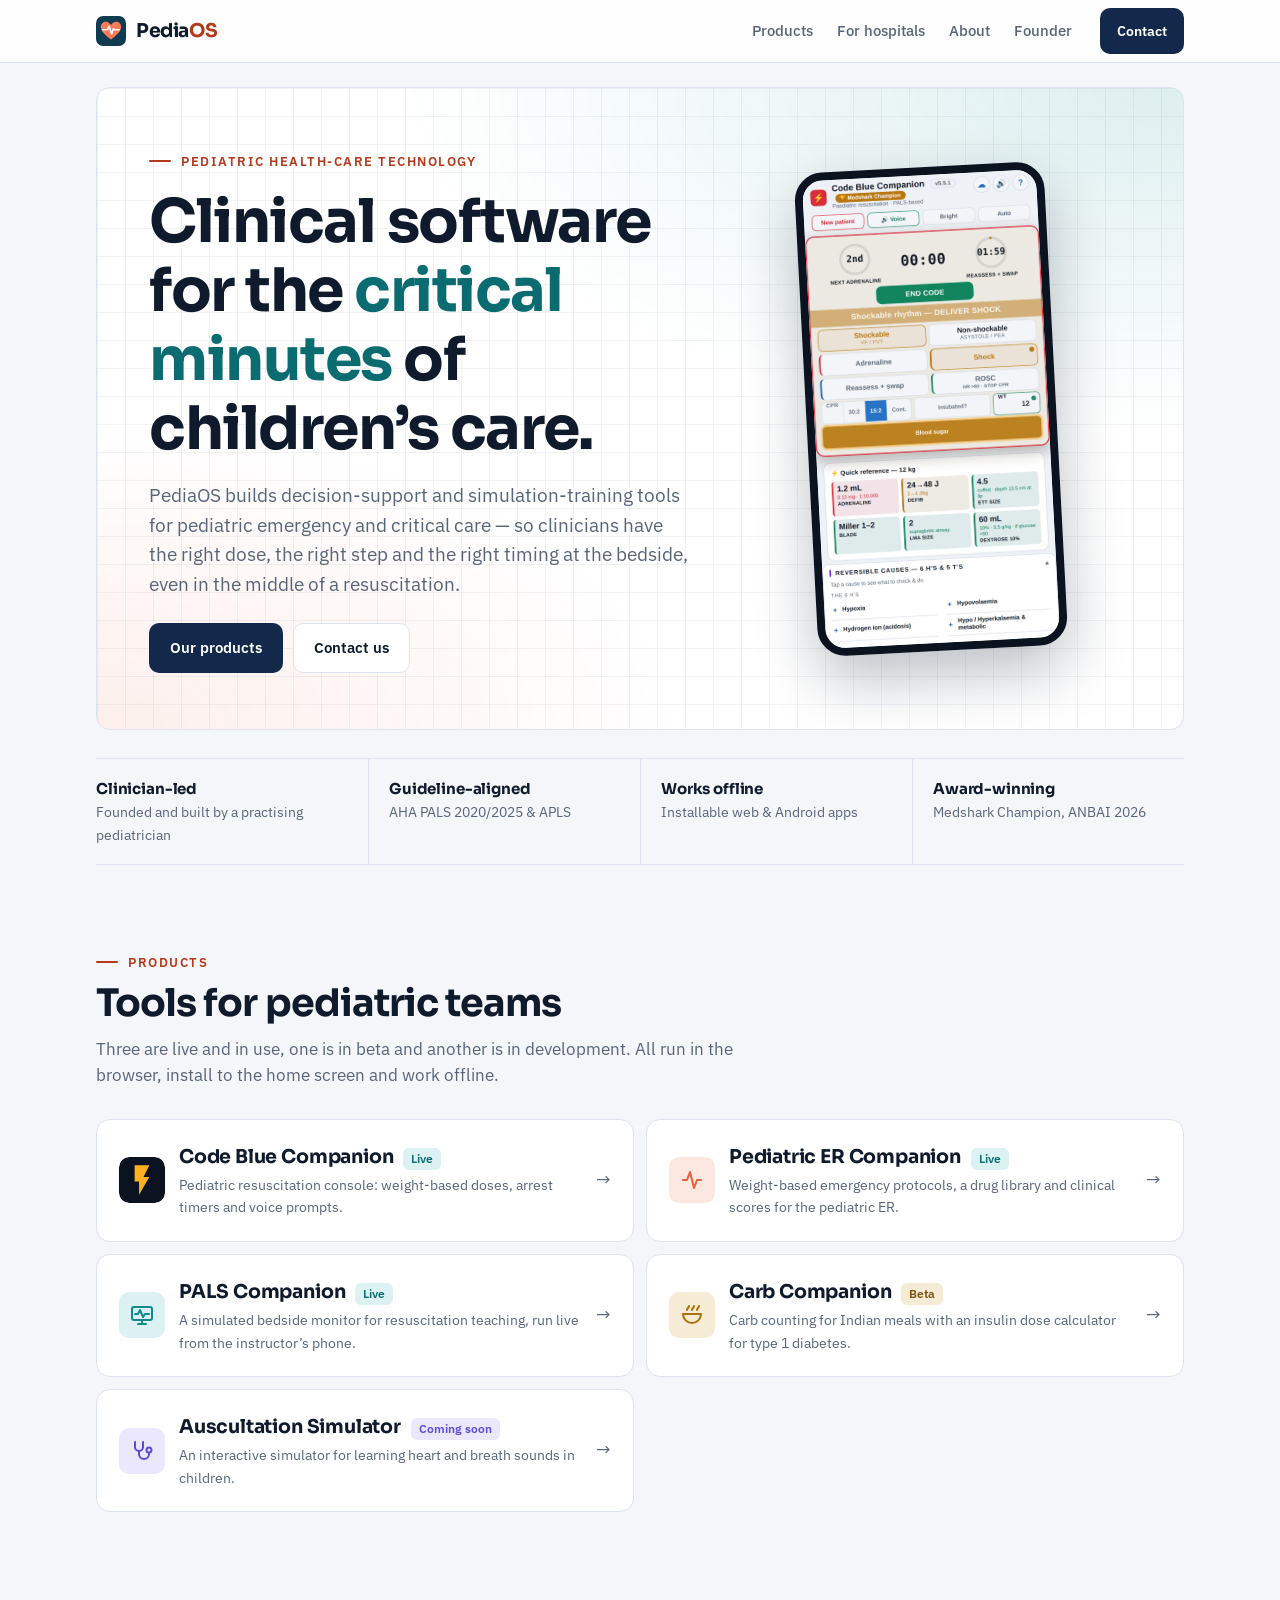
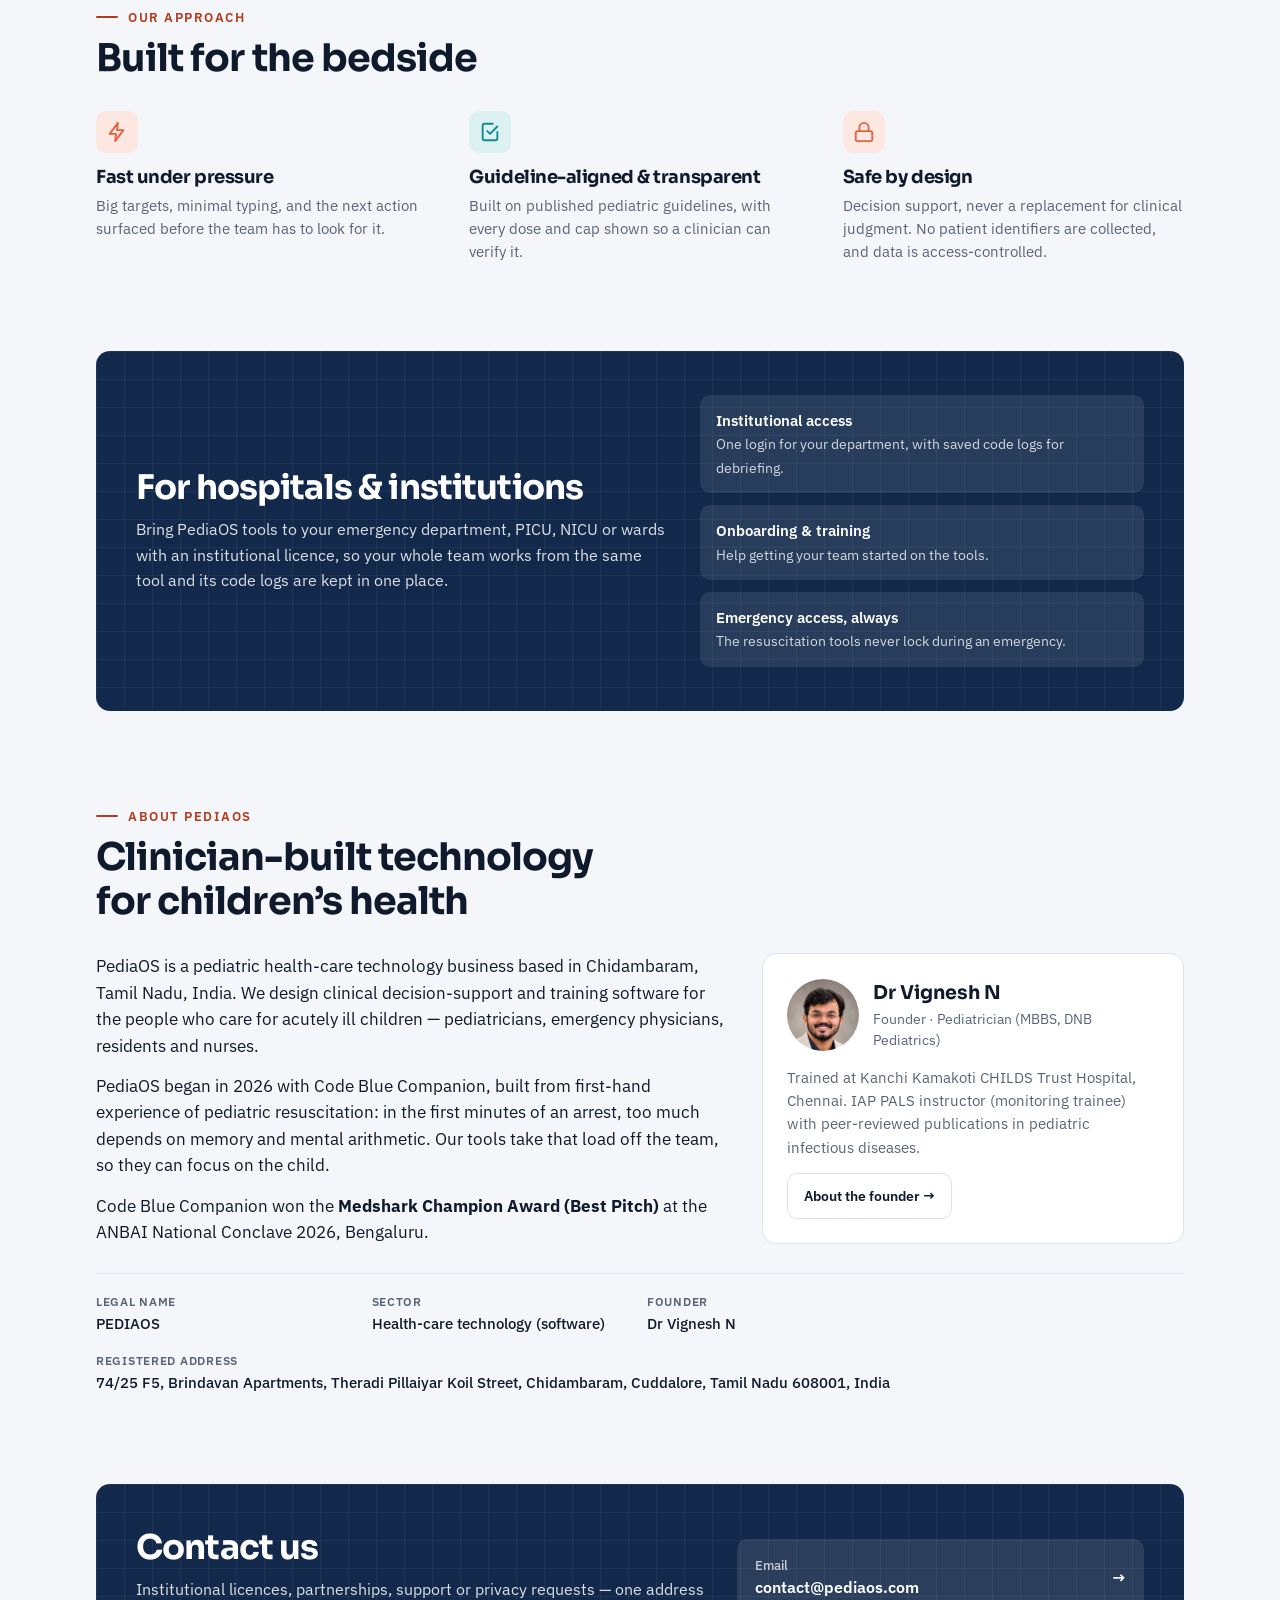
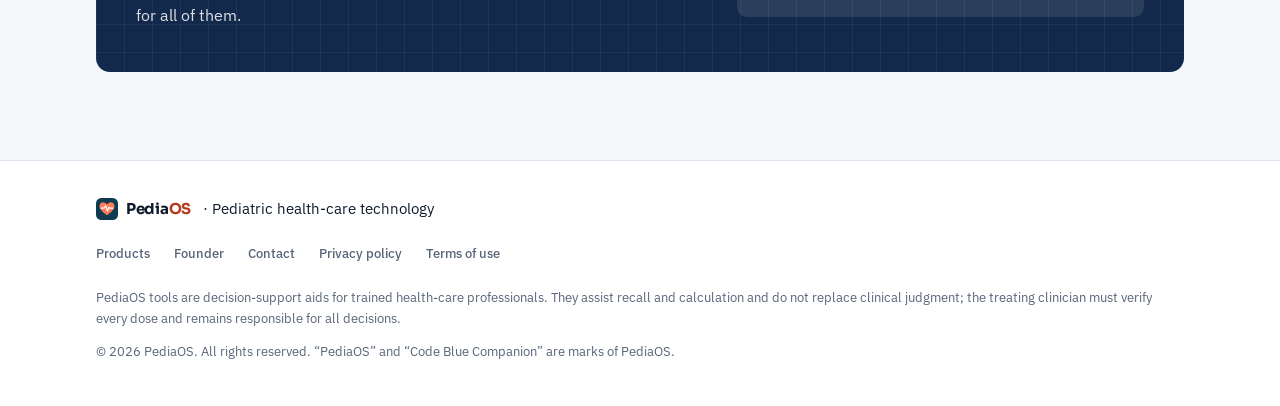
<file: index.html>
<!DOCTYPE html>
<!--
  PediaOS — pediaos.com
  © 2026 PediaOS. All rights reserved.
-->
<html lang="en">
<head>
<meta charset="UTF-8">
<meta name="viewport" content="width=device-width, initial-scale=1.0">
<title>PediaOS — Pediatric health-care technology</title>
<meta name="description" content="PediaOS builds clinical decision-support and training software for pediatric emergency and critical care. Home of Code Blue Companion, a PALS-based pediatric resuscitation app.">
<link rel="canonical" href="https://pediaos.com/">
<link rel="icon" href="icon.svg" type="image/svg+xml">
<meta name="theme-color" content="#13294b">
<meta property="og:title" content="PediaOS — Pediatric health-care technology">
<meta property="og:description" content="Clinical decision-support and training software for pediatric emergency and critical care.">
<meta property="og:url" content="https://pediaos.com/">
<meta property="og:type" content="website">
<link rel="preconnect" href="https://fonts.googleapis.com">
<link rel="preconnect" href="https://fonts.gstatic.com" crossorigin>
<link href="https://fonts.googleapis.com/css2?family=Sora:wght@600;700&family=IBM+Plex+Sans:wght@400;500;600&display=swap" rel="stylesheet">
<link rel="stylesheet" href="styles.css">
<script type="application/ld+json">
{"@context":"https://schema.org","@type":"Organization","name":"PediaOS","legalName":"PEDIAOS","url":"https://pediaos.com/","logo":"https://pediaos.com/icon.svg",
 "description":"Pediatric health-care technology: clinical decision-support and training software for pediatric emergency and critical care.",
 "foundingDate":"2026","founder":{"@type":"Person","name":"Dr Vignesh N","jobTitle":"Pediatrician","url":"https://pediaos.com/founder.html"},
 "address":{"@type":"PostalAddress","streetAddress":"74/25 F5, Brindavan Apartments, Theradi Pillaiyar Koil Street","addressLocality":"Chidambaram","addressRegion":"Tamil Nadu","postalCode":"608001","addressCountry":"IN"},
 "email":"contact@pediaos.com"}
</script>
<style>
  .hero{margin-top:24px; padding:56px 52px; border:1px solid var(--line); border-radius:var(--r); display:grid; grid-template-columns:1.15fr .85fr; gap:40px; align-items:center; overflow:hidden;}
  .hero h1{font-size:clamp(36px, 5.8vw, 60px);}
  .hero h1 em{font-style:normal; color:var(--teal-text);}
  .hero p.lead{font-size:clamp(16px, 2.1vw, 18.5px); color:var(--dim); max-width:54ch; margin-top:18px;}
  .hero .phone{justify-self:center; width:min(250px, 64vw); height:auto; border-radius:28px; border:8px solid #0b1220; box-shadow:0 24px 60px rgba(15,27,45,.28); transform:rotate(-3deg);}
  @media (max-width:860px){ .hero{grid-template-columns:1fr; padding:32px 20px; margin-top:16px;} .hero .phone{transform:none; width:min(220px,60vw);} }

  /* Facts strip: one ruled row, no boxes — the product cards below are the only boxed things. */
  .trust{display:grid; grid-template-columns:repeat(4, 1fr); margin-top:28px; border-top:1px solid var(--line); border-bottom:1px solid var(--line);}
  .trust div{padding:18px 20px; font-size:14px; color:var(--dim); border-left:1px solid var(--line);}
  .trust div:first-child{border-left:0; padding-left:0;}
  .trust b{display:block; color:var(--ink); font-size:15px; font-family:Sora,Arial,sans-serif; letter-spacing:-.01em;}
  @media (max-width:760px){ .trust{grid-template-columns:1fr 1fr;} .trust div{padding:14px 12px;} .trust div:nth-child(odd){border-left:0; padding-left:0;} .trust div:nth-child(n+3){border-top:1px solid var(--line);} }

  .about{display:grid; grid-template-columns:1.2fr .8fr; gap:32px; align-items:start;}
  .about .prose p{font-size:16.5px;}
  .about .prose p + p{margin-top:14px;}
  .founder{background:var(--surface); border:1px solid var(--line); border-radius:var(--r); padding:24px; display:grid; gap:14px; justify-items:start;}
  .founder .row{display:flex; gap:14px; align-items:center;}
  .founder img{width:72px; height:72px; border-radius:50%; object-fit:cover;}
  .founder .nm{font-family:Sora,Arial,sans-serif; font-weight:700; font-size:19px;}
  .founder .rl{font-size:13.5px; color:var(--dim);}
  .founder p{font-size:14.5px; color:var(--dim);}
  @media (max-width:860px){ .about{grid-template-columns:1fr;} }

  .org{margin-top:28px; display:grid; grid-template-columns:repeat(4, 1fr); gap:14px; border-top:1px solid var(--line); padding-top:18px;}
  .org div{padding:0;}
  .org small{display:block; font-size:12px; color:var(--dim); text-transform:uppercase; letter-spacing:.06em; font-weight:600;}
  .org span{font-size:14.5px; font-weight:500;}
  .org .addr{grid-column:1 / -1;}
  @media (max-width:760px){ .org{grid-template-columns:1fr 1fr;} }
  /* Approach: plain columns, not cards */
  #approach .card{background:none; border:0; padding:0;}
  #approach .grid3{gap:32px;}
  #contact .band{grid-template-columns:1.4fr 1fr;}
  @media (max-width:900px){ #contact .band{grid-template-columns:1fr;} }
</style>
</head>
<body>

<a class="skip" href="#content">Skip to content</a>
<header class="nav">
  <div class="wrap">
    <a class="brand" href="/" aria-label="PediaOS home"><img src="icon.svg" alt=""><b>Pedia<span>OS</span></b></a>
    <nav aria-label="Main">
      <div class="navlinks" id="navlinks">
        <a href="#products">Products</a>
        <a href="#hospitals">For hospitals</a>
        <a href="#about">About</a>
        <a href="founder.html">Founder</a>
      </div>
      <a class="keep btn primary small" href="#contact">Contact</a>
      <button class="menu-btn" type="button" aria-expanded="false" aria-controls="navlinks" aria-label="Menu"><svg viewBox="0 0 24 24" fill="none" stroke="currentColor" stroke-width="2" stroke-linecap="round" aria-hidden="true"><path d="M4 7h16M4 12h16M4 17h16"/></svg></button>
    </nav>
  </div>
</header>

<main id="content" class="wrap">

  <div class="hero gridbg">
    <div>
      <span class="eyebrow">Pediatric health-care technology</span>
      <h1>Clinical software for the <em>critical minutes</em> of children&rsquo;s care.</h1>
      <p class="lead">PediaOS builds decision-support and simulation-training tools for pediatric emergency and critical care &mdash; so clinicians have the right dose, the right step and the right timing at the bedside, even in the middle of a resuscitation.</p>
      <div class="ctas">
        <a class="btn primary" href="#products">Our products</a>
        <a class="btn ghost" href="#contact">Contact us</a>
      </div>
    </div>
    <img class="phone" src="img/cbc-console.png" alt="Code Blue Companion arrest console" width="1080" height="2160">
  </div>

  <div class="trust">
    <div><b>Clinician-led</b>Founded and built by a practising pediatrician</div>
    <div><b>Guideline-aligned</b>AHA PALS 2020/2025 &amp; APLS</div>
    <div><b>Works offline</b>Installable web &amp; Android apps</div>
    <div><b>Award-winning</b>Medshark Champion, ANBAI 2026</div>
  </div>

  <section id="products">
    <div class="sec-head"><span class="kicker">Products</span><h2>Tools for pediatric teams</h2>
      <p>Three are live and in use, one is in beta and another is in development. All run in the browser, install to the home screen and work offline.</p></div>
    <div class="plinks two">
      <a class="plink big" href="code-blue-companion.html"><img src="img/cbc-icon.svg" alt="" width="52" height="52"><span><b>Code Blue Companion</b> <span class="status live">Live</span><small>Pediatric resuscitation console: weight-based doses, arrest timers and voice prompts.</small></span><span class="arr" aria-hidden="true">&rarr;</span></a>
      <a class="plink big" href="er-companion.html"><span class="vicon" style="--vc:var(--accent);--vs:var(--accent-soft)"><svg viewBox="0 0 24 24" fill="none" stroke="currentColor" stroke-width="2" stroke-linecap="round" stroke-linejoin="round" aria-hidden="true"><path d="M3 12h4l3-8 4 16 3-8h4"/></svg></span><span><b>Pediatric ER Companion</b> <span class="status live">Live</span><small>Weight-based emergency protocols, a drug library and clinical scores for the pediatric ER.</small></span><span class="arr" aria-hidden="true">&rarr;</span></a>
      <a class="plink big" href="pals-companion.html"><span class="vicon" style="--vc:var(--teal);--vs:var(--teal-soft)"><svg viewBox="0 0 24 24" fill="none" stroke="currentColor" stroke-width="2" stroke-linecap="round" stroke-linejoin="round" aria-hidden="true"><rect x="2" y="4" width="20" height="13" rx="2"/><path d="M5 11h3l2-4 3 7 2-3h4"/><path d="M8 21h8M12 17v4"/></svg></span><span><b>PALS Companion</b> <span class="status live">Live</span><small>A simulated bedside monitor for resuscitation teaching, run live from the instructor&rsquo;s phone.</small></span><span class="arr" aria-hidden="true">&rarr;</span></a>
      <a class="plink big" href="carb-companion.html"><span class="vicon" style="--vc:var(--gold);--vs:var(--gold-soft)"><svg viewBox="0 0 24 24" fill="none" stroke="currentColor" stroke-width="2" stroke-linecap="round" stroke-linejoin="round" aria-hidden="true"><path d="M3 11h18a9 9 0 0 1-18 0z"/><path d="M7 7c0-2 2-2 2-4M12 7c0-2 2-2 2-4M17 7c0-2 2-2 2-4"/></svg></span><span><b>Carb Companion</b> <span class="status beta">Beta</span><small>Carb counting for Indian meals with an insulin dose calculator for type 1 diabetes.</small></span><span class="arr" aria-hidden="true">&rarr;</span></a>
      <a class="plink big" href="auscultation-simulator.html"><span class="vicon" style="--vc:var(--violet);--vs:var(--violet-soft)"><svg viewBox="0 0 24 24" fill="none" stroke="currentColor" stroke-width="2" stroke-linecap="round" stroke-linejoin="round" aria-hidden="true"><path d="M5 3v5a4 4 0 0 0 8 0V3"/><path d="M9 12v3a5 5 0 0 0 10 0v-1"/><circle cx="19" cy="11" r="2.5"/></svg></span><span><b>Auscultation Simulator</b> <span class="status soon">Coming soon</span><small>An interactive simulator for learning heart and breath sounds in children.</small></span><span class="arr" aria-hidden="true">&rarr;</span></a>
    </div>
  </section>

  <section id="approach">
    <div class="sec-head"><span class="kicker">Our approach</span><h2>Built for the bedside</h2></div>
    <div class="grid3">
      <div class="card">
        <div class="ic"><svg viewBox="0 0 24 24" fill="none" stroke="currentColor" stroke-width="2" stroke-linecap="round" stroke-linejoin="round"><path d="M13 2 4 14h7l-1 8 9-12h-7z"/></svg></div>
        <h3>Fast under pressure</h3>
        <p>Big targets, minimal typing, and the next action surfaced before the team has to look for it.</p>
      </div>
      <div class="card">
        <div class="ic teal"><svg viewBox="0 0 24 24" fill="none" stroke="currentColor" stroke-width="2" stroke-linecap="round" stroke-linejoin="round"><path d="M9 11l3 3 8-8"/><path d="M20 12v7a2 2 0 0 1-2 2H6a2 2 0 0 1-2-2V5a2 2 0 0 1 2-2h9"/></svg></div>
        <h3>Guideline-aligned &amp; transparent</h3>
        <p>Built on published pediatric guidelines, with every dose and cap shown so a clinician can verify it.</p>
      </div>
      <div class="card">
        <div class="ic"><svg viewBox="0 0 24 24" fill="none" stroke="currentColor" stroke-width="2" stroke-linecap="round" stroke-linejoin="round"><rect x="3" y="11" width="18" height="11" rx="2"/><path d="M7 11V7a5 5 0 0 1 10 0v4"/></svg></div>
        <h3>Safe by design</h3>
        <p>Decision support, never a replacement for clinical judgment. No patient identifiers are collected, and data is access-controlled.</p>
      </div>
    </div>
  </section>

  <section id="hospitals">
    <div class="band">
      <div>
        <h2>For hospitals &amp; institutions</h2>
        <p>Bring PediaOS tools to your emergency department, PICU, NICU or wards with an institutional licence, so your whole team works from the same tool and its code logs are kept in one place.</p>
      </div>
      <ul>
        <li><b>Institutional access</b><span>One login for your department, with saved code logs for debriefing.</span></li>
        <li><b>Onboarding &amp; training</b><span>Help getting your team started on the tools.</span></li>
        <li><b>Emergency access, always</b><span>The resuscitation tools never lock during an emergency.</span></li>
      </ul>
    </div>
  </section>

  <section id="about">
    <div class="sec-head"><span class="kicker">About PediaOS</span><h2>Clinician-built technology for children&rsquo;s health</h2></div>
    <div class="about">
      <div class="prose">
        <p>PediaOS is a pediatric health-care technology business based in Chidambaram, Tamil Nadu, India. We design clinical decision-support and training software for the people who care for acutely ill children &mdash; pediatricians, emergency physicians, residents and nurses.</p>
        <p>PediaOS began in 2026 with Code Blue Companion, built from first-hand experience of pediatric resuscitation: in the first minutes of an arrest, too much depends on memory and mental arithmetic. Our tools take that load off the team, so they can focus on the child.</p>
        <p>Code Blue Companion won the <b>Medshark Champion Award (Best Pitch)</b> at the ANBAI National Conclave 2026, Bengaluru.</p>
      </div>
      <aside class="founder">
        <div class="row">
          <img src="img/vignesh.jpg" alt="Dr Vignesh N" width="72" height="72">
          <div><div class="nm">Dr Vignesh N</div><div class="rl">Founder &middot; Pediatrician (MBBS, DNB Pediatrics)</div></div>
        </div>
        <p>Trained at Kanchi Kamakoti CHILDS Trust Hospital, Chennai. IAP PALS instructor (monitoring trainee) with peer-reviewed publications in pediatric infectious diseases.</p>
        <a class="btn ghost small" href="founder.html">About the founder &rarr;</a>
      </aside>
    </div>
    <!-- Organisation details: legal name and address exactly as on the D-U-N-S record. Keep them identical
         here, in privacy.html and terms.html, and in the Google Payments profile. -->
    <div class="org">
      <div><small>Legal name</small><span>PEDIAOS</span></div>
      <div><small>Sector</small><span>Health-care technology (software)</span></div>
      <div><small>Founder</small><span>Dr Vignesh N</span></div>
      <div class="addr"><small>Registered address</small><span>74/25 F5, Brindavan Apartments, Theradi Pillaiyar Koil Street, Chidambaram, Cuddalore, Tamil Nadu 608001, India</span></div>
    </div>
  </section>

  <section id="contact">
    <div class="band">
      <div>
        <h2>Contact us</h2>
        <p>Institutional licences, partnerships, support or privacy requests &mdash; one address for all of them.</p>
      </div>
      <div class="actions">
        <a class="big" href="mailto:contact@pediaos.com"><span><small>Email</small>contact@pediaos.com</span><span>&rarr;</span></a>
      </div>
    </div>
  </section>
</main>

<footer>
  <div class="wrap">
    <div class="fbrand"><img src="icon.svg" alt=""><b>Pedia<span>OS</span></b>&nbsp;&middot; Pediatric health-care technology</div>
    <div class="links">
      <a href="#products">Products</a>
      <a href="founder.html">Founder</a>
      <a href="#contact">Contact</a>
      <a href="privacy.html">Privacy policy</a>
      <a href="terms.html">Terms of use</a>
    </div>
    <p>PediaOS tools are decision-support aids for trained health-care professionals. They assist recall and calculation and do not replace clinical judgment; the treating clinician must verify every dose and remains responsible for all decisions.</p>
    <p>&copy; 2026 PediaOS. All rights reserved. &ldquo;PediaOS&rdquo; and &ldquo;Code Blue Companion&rdquo; are marks of PediaOS.</p>
    <p class="visits" id="visits" hidden></p>
  </div>
</footer>

<script src="site.js" defer></script>
<script src="counter.js" defer></script>
</body>
</html>
</file>
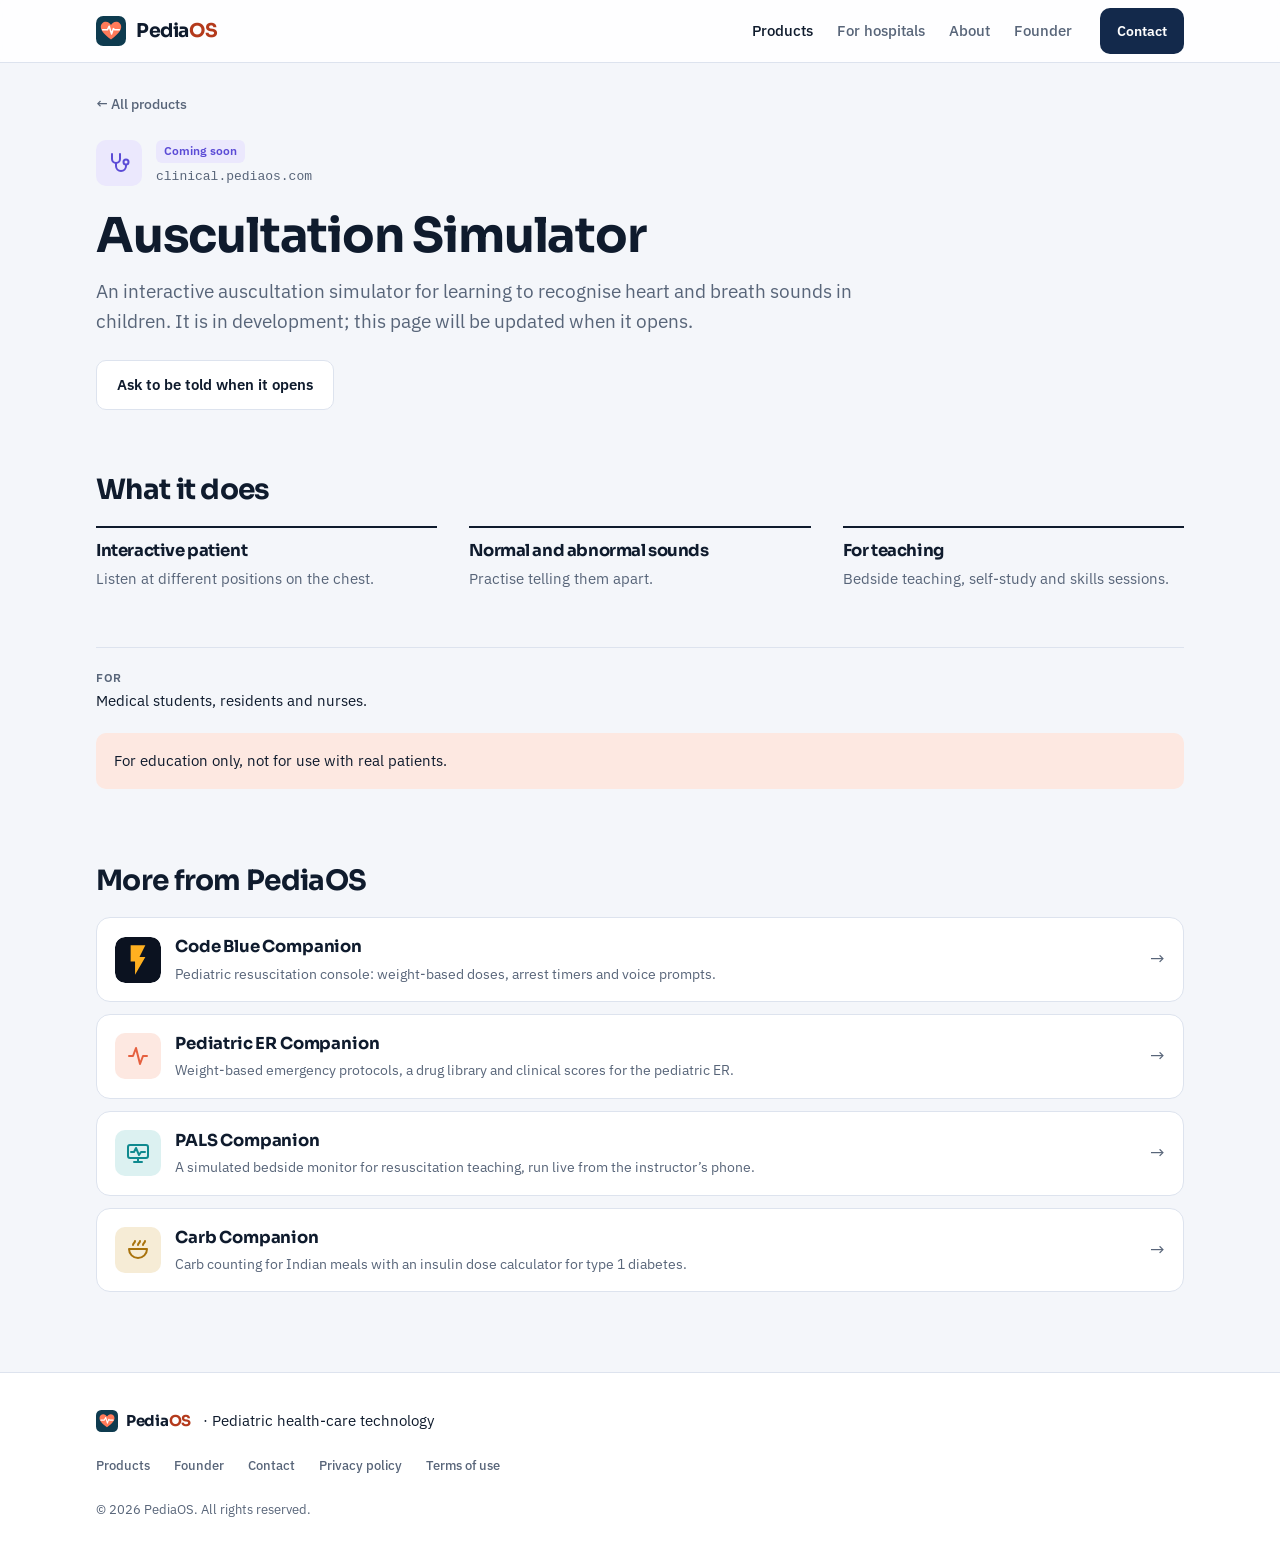
<file: auscultation-simulator.html>
<!DOCTYPE html>
<html lang="en">
<head>
<meta charset="UTF-8">
<meta name="viewport" content="width=device-width, initial-scale=1.0">
<title>Auscultation Simulator — PediaOS</title>
<meta name="description" content="An interactive simulator for learning heart and breath sounds in children.">
<link rel="canonical" href="https://pediaos.com/auscultation-simulator.html">
<link rel="icon" href="icon.svg" type="image/svg+xml">
<meta name="theme-color" content="#13294b">
<meta property="og:title" content="Auscultation Simulator — PediaOS">
<meta property="og:description" content="An interactive simulator for learning heart and breath sounds in children.">
<meta property="og:type" content="website">
<link rel="preconnect" href="https://fonts.googleapis.com">
<link rel="preconnect" href="https://fonts.gstatic.com" crossorigin>
<link href="https://fonts.googleapis.com/css2?family=Sora:wght@600;700&family=IBM+Plex+Sans:wght@400;500;600&display=swap" rel="stylesheet">
<link rel="stylesheet" href="styles.css">
</head>
<body>

<a class="skip" href="#content">Skip to content</a>
<header class="nav">
  <div class="wrap">
    <a class="brand" href="/" aria-label="PediaOS home"><img src="icon.svg" alt=""><b>Pedia<span>OS</span></b></a>
    <nav aria-label="Main">
      <div class="navlinks" id="navlinks">
        <a href="/#products" aria-current="true">Products</a>
        <a href="/#hospitals">For hospitals</a>
        <a href="/#about">About</a>
        <a href="founder.html">Founder</a>
      </div>
      <a class="keep btn primary small" href="/#contact">Contact</a>
      <button class="menu-btn" type="button" aria-expanded="false" aria-controls="navlinks" aria-label="Menu"><svg viewBox="0 0 24 24" fill="none" stroke="currentColor" stroke-width="2" stroke-linecap="round" aria-hidden="true"><path d="M4 7h16M4 12h16M4 17h16"/></svg></button>
    </nav>
  </div>
</header>

<main id="content" class="wrap">
  <p class="crumb"><a href="/#products">&larr; All products</a></p>
  <div class="phero">
    <div class="ptitle"><span class="vicon" style="--vc:var(--violet);--vs:var(--violet-soft)"><svg viewBox="0 0 24 24" fill="none" stroke="currentColor" stroke-width="2" stroke-linecap="round" stroke-linejoin="round" aria-hidden="true"><path d="M5 3v5a4 4 0 0 0 8 0V3"/><path d="M9 12v3a5 5 0 0 0 10 0v-1"/><circle cx="19" cy="11" r="2.5"/></svg></span><div><span class="status soon">Coming soon</span><div class="url">clinical.pediaos.com</div></div></div>
    <h1>Auscultation Simulator</h1>
    <p class="lead">An interactive auscultation simulator for learning to recognise heart and breath sounds in children. It is in development; this page will be updated when it opens.</p>
      <div class="ctas"><a class="btn ghost" href="/#contact">Ask to be told when it opens</a></div>
  </div>

  <section class="psec">
    <h2>What it does</h2>
    <div class="flist">
      <div><h3>Interactive patient</h3><p>Listen at different positions on the chest.</p></div>
      <div><h3>Normal and abnormal sounds</h3><p>Practise telling them apart.</p></div>
      <div><h3>For teaching</h3><p>Bedside teaching, self-study and skills sessions.</p></div>
    </div>
  </section>

  <section class="psec">
    <div class="pfacts">
      <div><small>For</small><span>Medical students, residents and nurses.</span></div>
    </div>
    <p class="note">For education only, not for use with real patients.</p>
  </section>

  <section class="psec">
    <h2>More from PediaOS</h2>
    <div class="plinks">
      <a class="plink" href="code-blue-companion.html"><img src="img/cbc-icon.svg" alt="" width="52" height="52"><span><b>Code Blue Companion</b><small>Pediatric resuscitation console: weight-based doses, arrest timers and voice prompts.</small></span><span class="arr" aria-hidden="true">&rarr;</span></a>
      <a class="plink" href="er-companion.html"><span class="vicon" style="--vc:var(--accent);--vs:var(--accent-soft)"><svg viewBox="0 0 24 24" fill="none" stroke="currentColor" stroke-width="2" stroke-linecap="round" stroke-linejoin="round" aria-hidden="true"><path d="M3 12h4l3-8 4 16 3-8h4"/></svg></span><span><b>Pediatric ER Companion</b><small>Weight-based emergency protocols, a drug library and clinical scores for the pediatric ER.</small></span><span class="arr" aria-hidden="true">&rarr;</span></a>
      <a class="plink" href="pals-companion.html"><span class="vicon" style="--vc:var(--teal);--vs:var(--teal-soft)"><svg viewBox="0 0 24 24" fill="none" stroke="currentColor" stroke-width="2" stroke-linecap="round" stroke-linejoin="round" aria-hidden="true"><rect x="2" y="4" width="20" height="13" rx="2"/><path d="M5 11h3l2-4 3 7 2-3h4"/><path d="M8 21h8M12 17v4"/></svg></span><span><b>PALS Companion</b><small>A simulated bedside monitor for resuscitation teaching, run live from the instructor&rsquo;s phone.</small></span><span class="arr" aria-hidden="true">&rarr;</span></a>
      <a class="plink" href="carb-companion.html"><span class="vicon" style="--vc:var(--gold);--vs:var(--gold-soft)"><svg viewBox="0 0 24 24" fill="none" stroke="currentColor" stroke-width="2" stroke-linecap="round" stroke-linejoin="round" aria-hidden="true"><path d="M3 11h18a9 9 0 0 1-18 0z"/><path d="M7 7c0-2 2-2 2-4M12 7c0-2 2-2 2-4M17 7c0-2 2-2 2-4"/></svg></span><span><b>Carb Companion</b><small>Carb counting for Indian meals with an insulin dose calculator for type 1 diabetes.</small></span><span class="arr" aria-hidden="true">&rarr;</span></a>
    </div>
  </section>
</main>

<footer>
  <div class="wrap">
    <div class="fbrand"><img src="icon.svg" alt=""><b>Pedia<span>OS</span></b>&nbsp;&middot; Pediatric health-care technology</div>
    <div class="links">
      <a href="/#products">Products</a>
      <a href="founder.html">Founder</a>
      <a href="/#contact">Contact</a>
      <a href="privacy.html">Privacy policy</a>
      <a href="terms.html">Terms of use</a>
    </div>
    <p>&copy; 2026 PediaOS. All rights reserved.</p>
    <p class="visits" id="visits" hidden></p>
  </div>
</footer>

<script src="site.js" defer></script>
<script src="counter.js" defer></script>
</body>
</html>
</file>
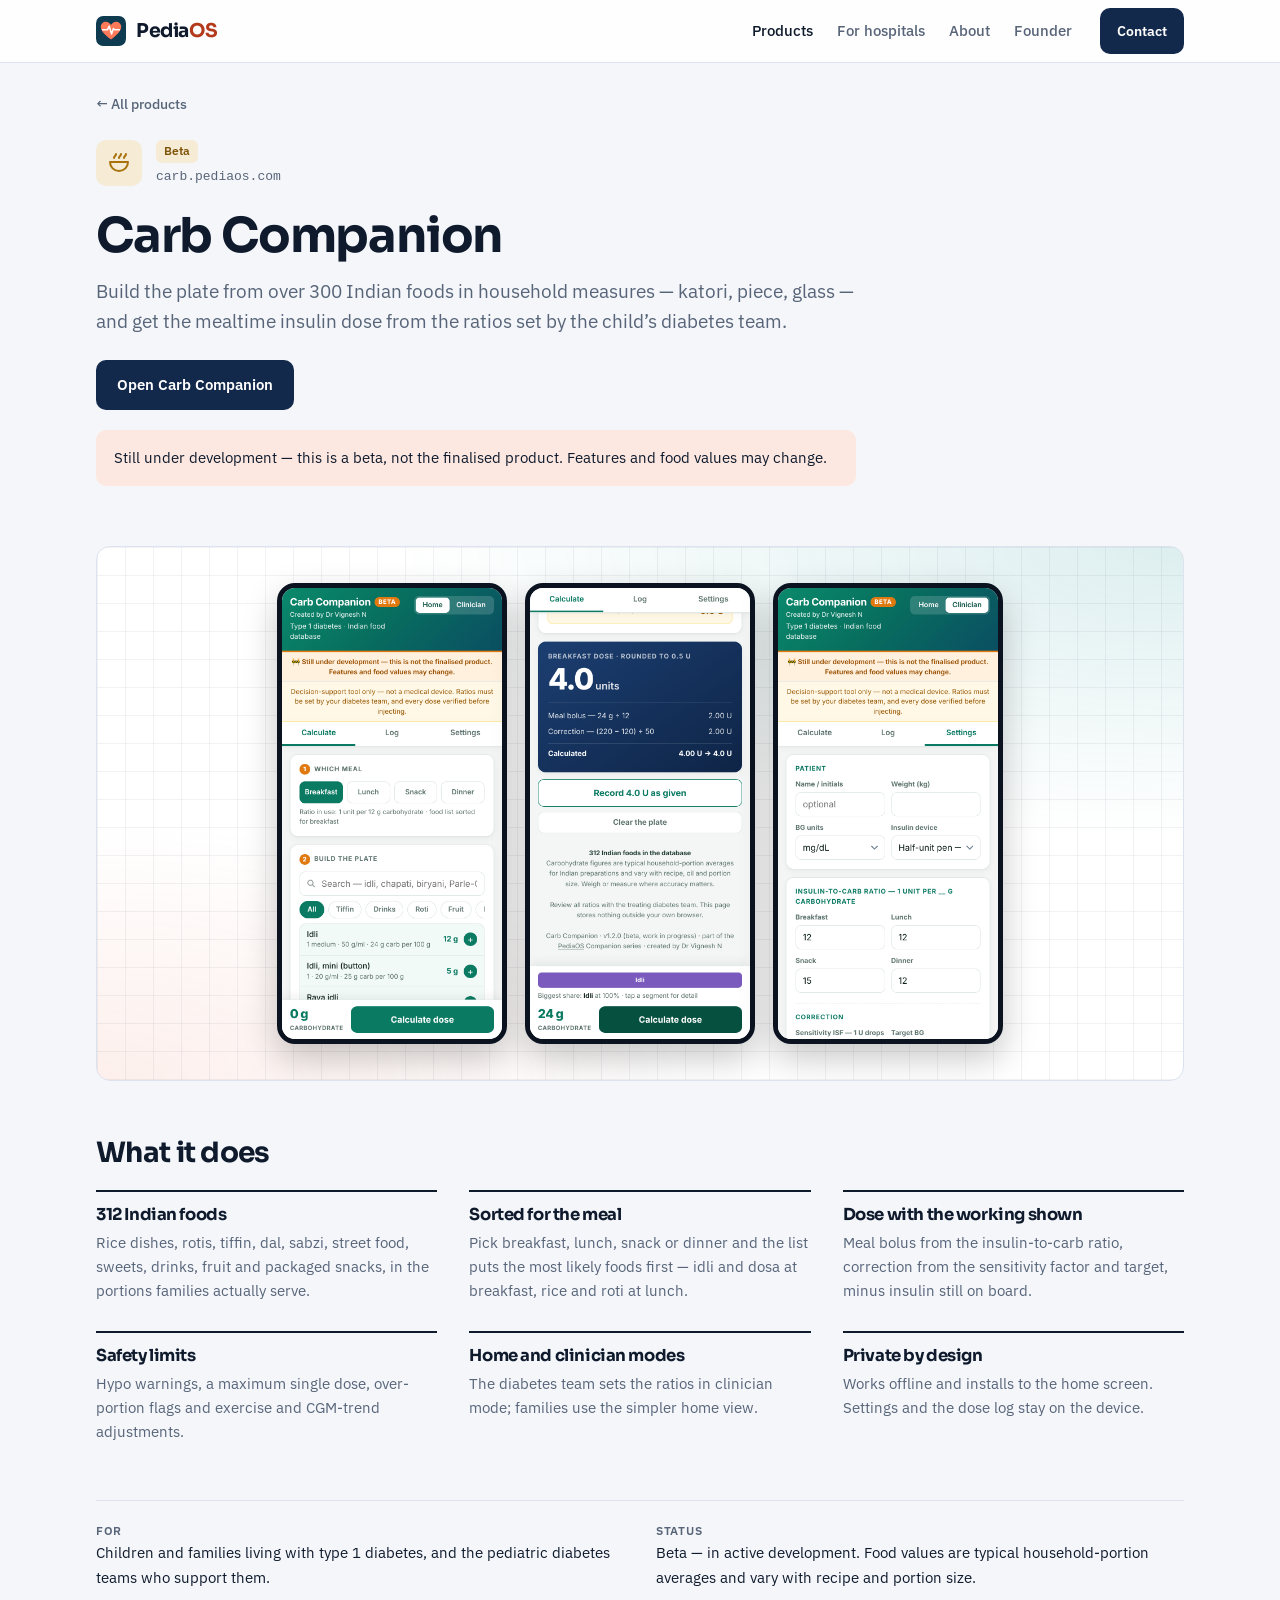
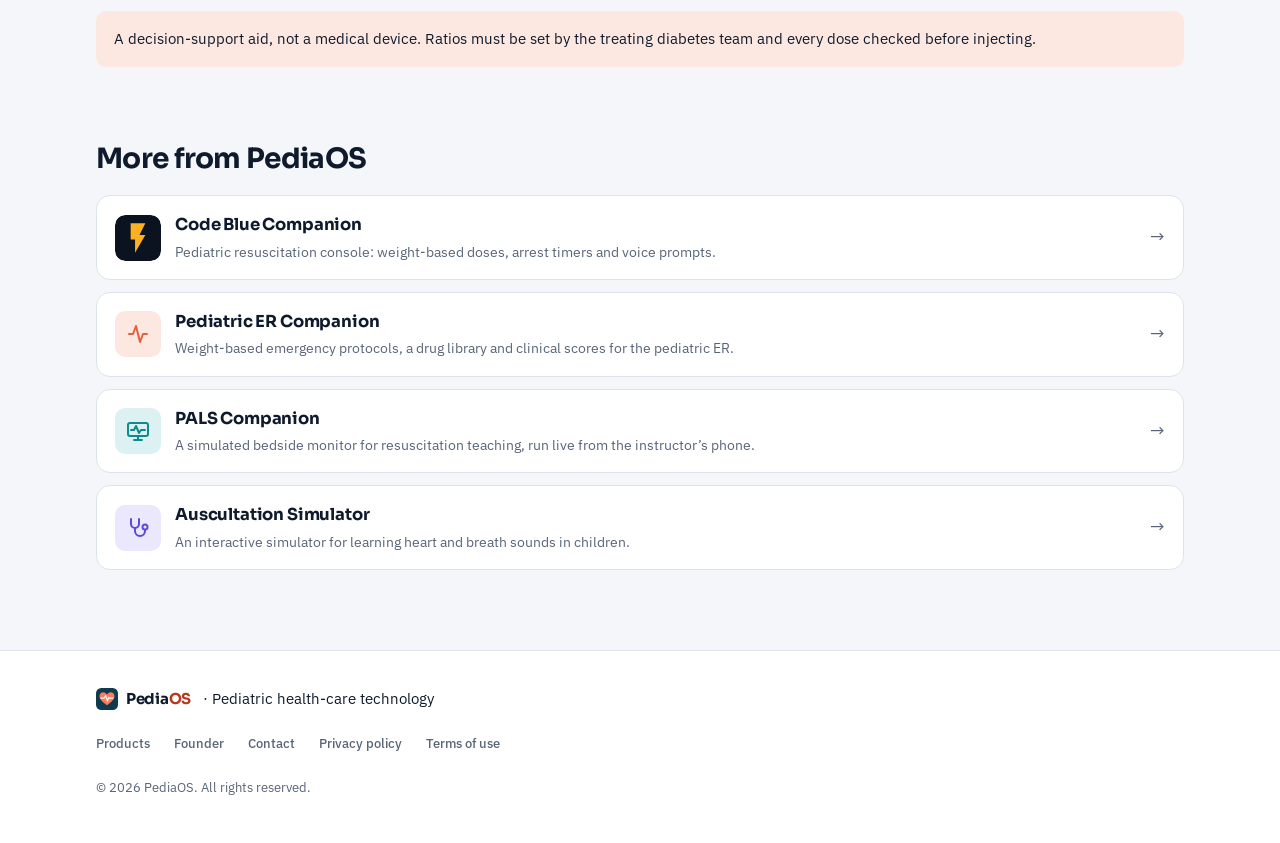
<file: carb-companion.html>
<!DOCTYPE html>
<html lang="en">
<head>
<meta charset="UTF-8">
<meta name="viewport" content="width=device-width, initial-scale=1.0">
<title>Carb Companion — PediaOS</title>
<meta name="description" content="Carb counting for Indian meals with an insulin dose calculator for children and adults with type 1 diabetes.">
<link rel="canonical" href="https://pediaos.com/carb-companion.html">
<link rel="icon" href="icon.svg" type="image/svg+xml">
<meta name="theme-color" content="#13294b">
<meta property="og:title" content="Carb Companion — PediaOS">
<meta property="og:description" content="Carb counting for Indian meals with an insulin dose calculator for children and adults with type 1 diabetes.">
<meta property="og:type" content="website">
<link rel="preconnect" href="https://fonts.googleapis.com">
<link rel="preconnect" href="https://fonts.gstatic.com" crossorigin>
<link href="https://fonts.googleapis.com/css2?family=Sora:wght@600;700&family=IBM+Plex+Sans:wght@400;500;600&display=swap" rel="stylesheet">
<link rel="stylesheet" href="styles.css">
</head>
<body>

<a class="skip" href="#content">Skip to content</a>
<header class="nav">
  <div class="wrap">
    <a class="brand" href="/" aria-label="PediaOS home"><img src="icon.svg" alt=""><b>Pedia<span>OS</span></b></a>
    <nav aria-label="Main">
      <div class="navlinks" id="navlinks">
        <a href="/#products" aria-current="true">Products</a>
        <a href="/#hospitals">For hospitals</a>
        <a href="/#about">About</a>
        <a href="founder.html">Founder</a>
      </div>
      <a class="keep btn primary small" href="/#contact">Contact</a>
      <button class="menu-btn" type="button" aria-expanded="false" aria-controls="navlinks" aria-label="Menu"><svg viewBox="0 0 24 24" fill="none" stroke="currentColor" stroke-width="2" stroke-linecap="round" aria-hidden="true"><path d="M4 7h16M4 12h16M4 17h16"/></svg></button>
    </nav>
  </div>
</header>

<main id="content" class="wrap">
  <p class="crumb"><a href="/#products">&larr; All products</a></p>
  <div class="phero">
    <div class="ptitle"><span class="vicon" style="--vc:var(--gold);--vs:var(--gold-soft)"><svg viewBox="0 0 24 24" fill="none" stroke="currentColor" stroke-width="2" stroke-linecap="round" stroke-linejoin="round" aria-hidden="true"><path d="M3 11h18a9 9 0 0 1-18 0z"/><path d="M7 7c0-2 2-2 2-4M12 7c0-2 2-2 2-4M17 7c0-2 2-2 2-4"/></svg></span><div><span class="status beta">Beta</span><div class="url">carb.pediaos.com</div></div></div>
    <h1>Carb Companion</h1>
    <p class="lead">Build the plate from over 300 Indian foods in household measures &mdash; katori, piece, glass &mdash; and get the mealtime insulin dose from the ratios set by the child&rsquo;s diabetes team.</p>
      <div class="ctas">
        <a class="btn primary" href="https://carb.pediaos.com">Open Carb Companion</a>
      </div>
    <p class="note">Still under development &mdash; this is a beta, not the finalised product. Features and food values may change.</p>
  </div>
  <div class="pshots gridbg">
    <img src="img/carb-home.png" alt="Breakfast food list led by idli and dosa" loading="lazy">
    <img src="img/carb-dose.png" alt="Calculated breakfast dose with meal and correction breakdown" loading="lazy">
    <img src="img/carb-settings.png" alt="Clinician settings for carb ratios and correction" loading="lazy">
  </div>

  <section class="psec">
    <h2>What it does</h2>
    <div class="flist">
      <div><h3>312 Indian foods</h3><p>Rice dishes, rotis, tiffin, dal, sabzi, street food, sweets, drinks, fruit and packaged snacks, in the portions families actually serve.</p></div>
      <div><h3>Sorted for the meal</h3><p>Pick breakfast, lunch, snack or dinner and the list puts the most likely foods first &mdash; idli and dosa at breakfast, rice and roti at lunch.</p></div>
      <div><h3>Dose with the working shown</h3><p>Meal bolus from the insulin-to-carb ratio, correction from the sensitivity factor and target, minus insulin still on board.</p></div>
      <div><h3>Safety limits</h3><p>Hypo warnings, a maximum single dose, over-portion flags and exercise and CGM-trend adjustments.</p></div>
      <div><h3>Home and clinician modes</h3><p>The diabetes team sets the ratios in clinician mode; families use the simpler home view.</p></div>
      <div><h3>Private by design</h3><p>Works offline and installs to the home screen. Settings and the dose log stay on the device.</p></div>
    </div>
  </section>

  <section class="psec">
    <div class="pfacts">
      <div><small>For</small><span>Children and families living with type 1 diabetes, and the pediatric diabetes teams who support them.</span></div>
      <div><small>Status</small><span>Beta &mdash; in active development. Food values are typical household-portion averages and vary with recipe and portion size.</span></div>
    </div>
    <p class="note">A decision-support aid, not a medical device. Ratios must be set by the treating diabetes team and every dose checked before injecting.</p>
  </section>

  <section class="psec">
    <h2>More from PediaOS</h2>
    <div class="plinks">
      <a class="plink" href="code-blue-companion.html"><img src="img/cbc-icon.svg" alt="" width="52" height="52"><span><b>Code Blue Companion</b><small>Pediatric resuscitation console: weight-based doses, arrest timers and voice prompts.</small></span><span class="arr" aria-hidden="true">&rarr;</span></a>
      <a class="plink" href="er-companion.html"><span class="vicon" style="--vc:var(--accent);--vs:var(--accent-soft)"><svg viewBox="0 0 24 24" fill="none" stroke="currentColor" stroke-width="2" stroke-linecap="round" stroke-linejoin="round" aria-hidden="true"><path d="M3 12h4l3-8 4 16 3-8h4"/></svg></span><span><b>Pediatric ER Companion</b><small>Weight-based emergency protocols, a drug library and clinical scores for the pediatric ER.</small></span><span class="arr" aria-hidden="true">&rarr;</span></a>
      <a class="plink" href="pals-companion.html"><span class="vicon" style="--vc:var(--teal);--vs:var(--teal-soft)"><svg viewBox="0 0 24 24" fill="none" stroke="currentColor" stroke-width="2" stroke-linecap="round" stroke-linejoin="round" aria-hidden="true"><rect x="2" y="4" width="20" height="13" rx="2"/><path d="M5 11h3l2-4 3 7 2-3h4"/><path d="M8 21h8M12 17v4"/></svg></span><span><b>PALS Companion</b><small>A simulated bedside monitor for resuscitation teaching, run live from the instructor&rsquo;s phone.</small></span><span class="arr" aria-hidden="true">&rarr;</span></a>
      <a class="plink" href="auscultation-simulator.html"><span class="vicon" style="--vc:var(--violet);--vs:var(--violet-soft)"><svg viewBox="0 0 24 24" fill="none" stroke="currentColor" stroke-width="2" stroke-linecap="round" stroke-linejoin="round" aria-hidden="true"><path d="M5 3v5a4 4 0 0 0 8 0V3"/><path d="M9 12v3a5 5 0 0 0 10 0v-1"/><circle cx="19" cy="11" r="2.5"/></svg></span><span><b>Auscultation Simulator</b><small>An interactive simulator for learning heart and breath sounds in children.</small></span><span class="arr" aria-hidden="true">&rarr;</span></a>
    </div>
  </section>
</main>

<footer>
  <div class="wrap">
    <div class="fbrand"><img src="icon.svg" alt=""><b>Pedia<span>OS</span></b>&nbsp;&middot; Pediatric health-care technology</div>
    <div class="links">
      <a href="/#products">Products</a>
      <a href="founder.html">Founder</a>
      <a href="/#contact">Contact</a>
      <a href="privacy.html">Privacy policy</a>
      <a href="terms.html">Terms of use</a>
    </div>
    <p>&copy; 2026 PediaOS. All rights reserved.</p>
    <p class="visits" id="visits" hidden></p>
  </div>
</footer>

<script src="site.js" defer></script>
<script src="counter.js" defer></script>
</body>
</html>
</file>
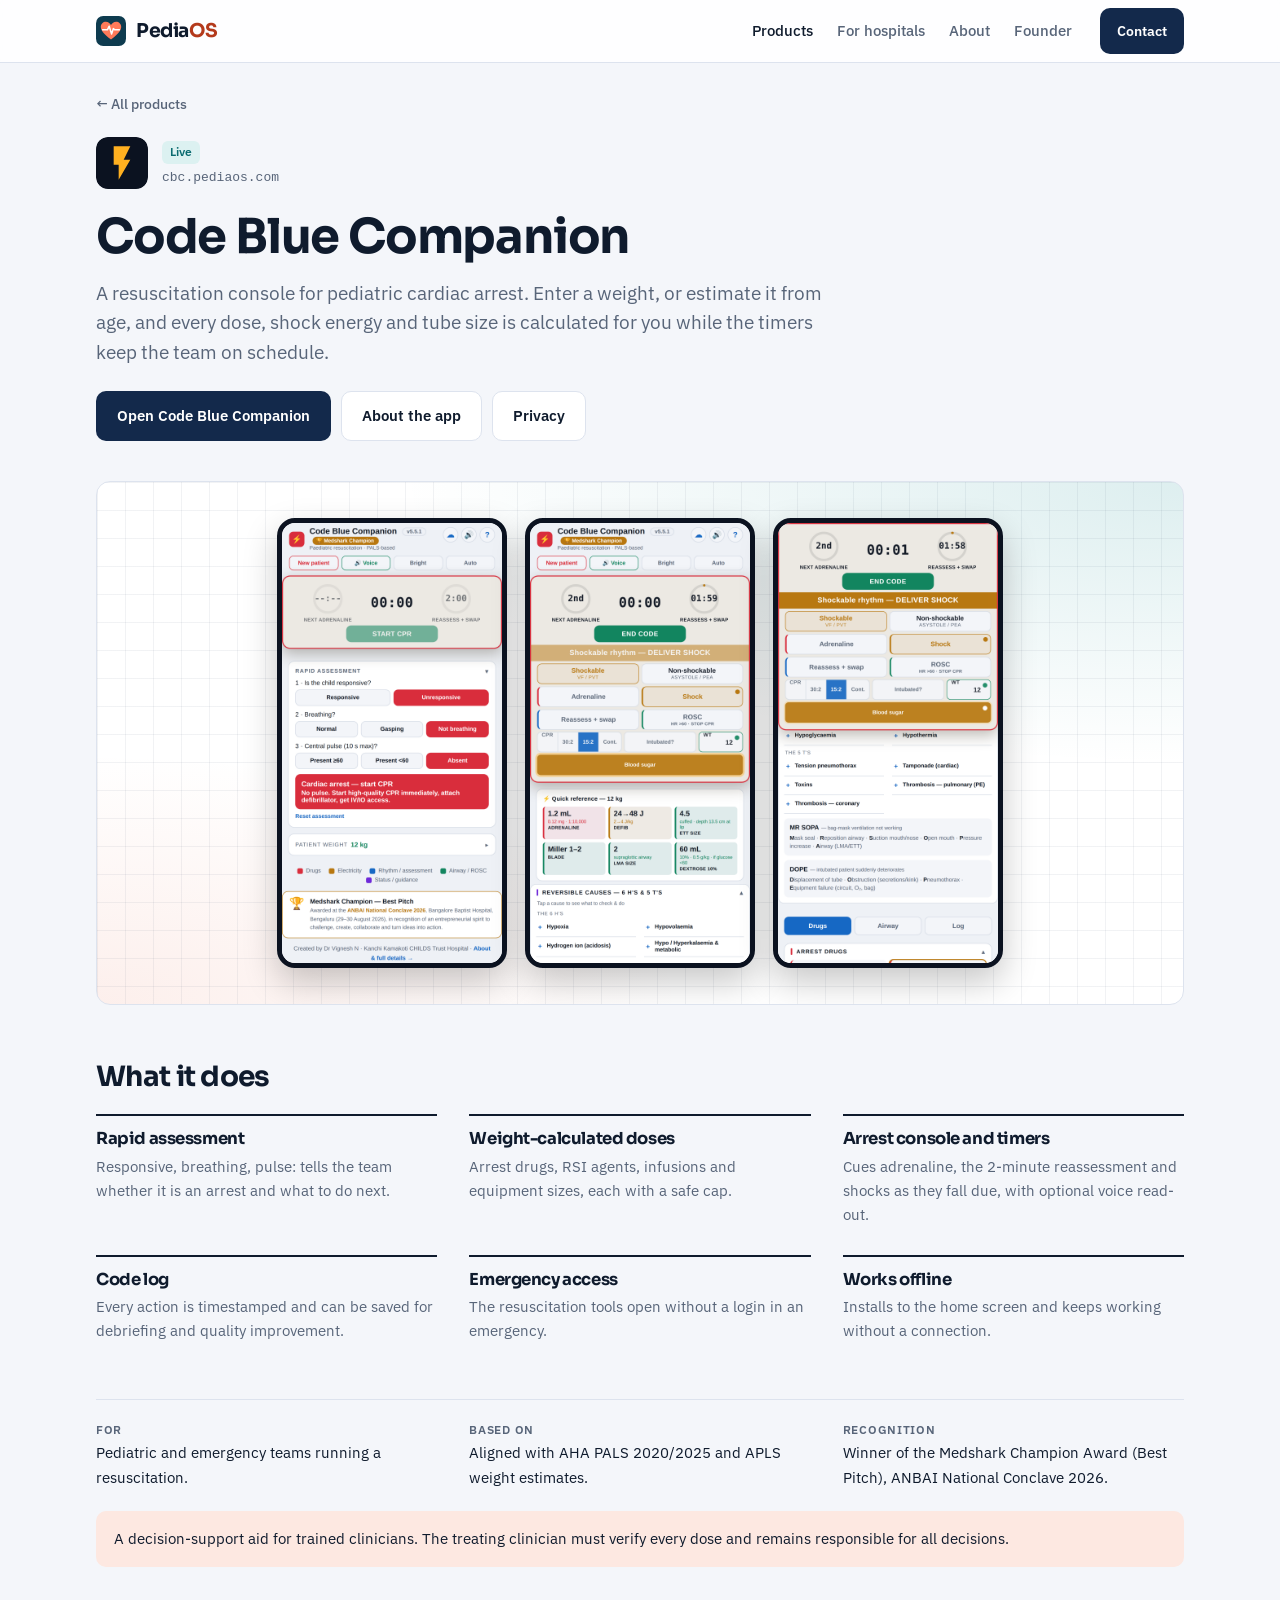
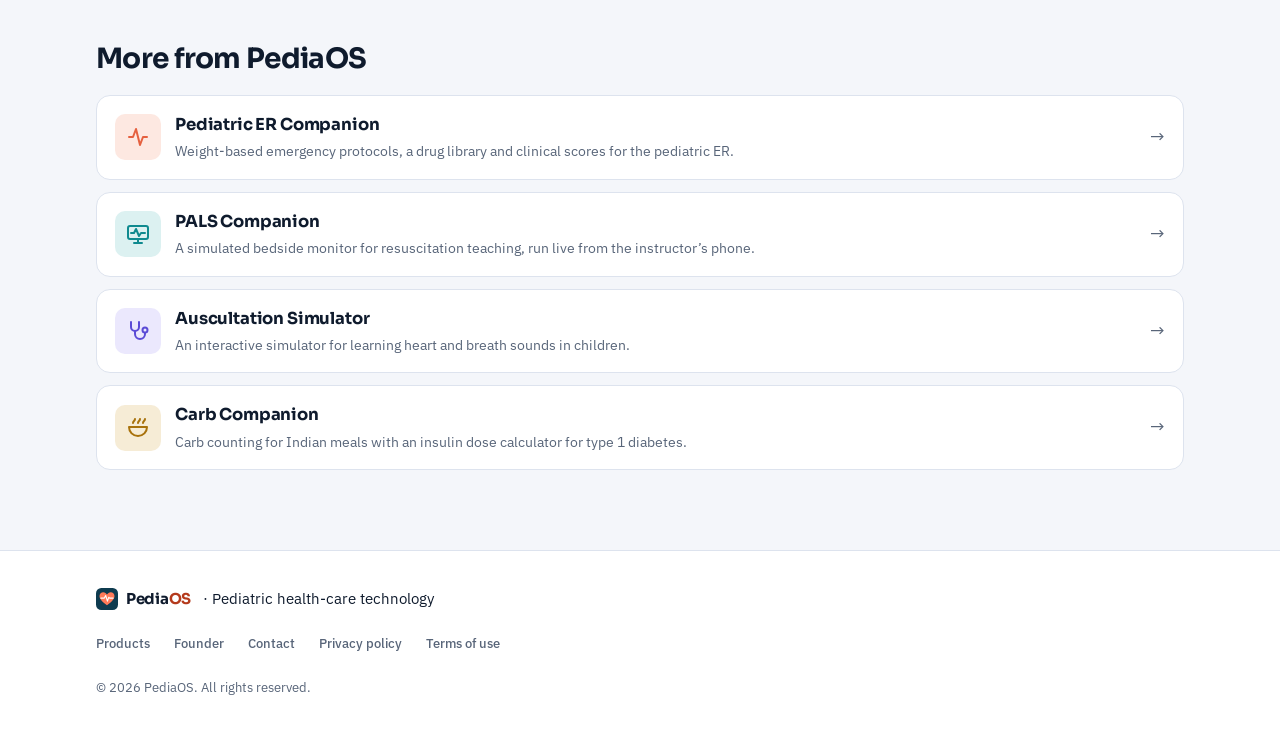
<file: code-blue-companion.html>
<!DOCTYPE html>
<html lang="en">
<head>
<meta charset="UTF-8">
<meta name="viewport" content="width=device-width, initial-scale=1.0">
<title>Code Blue Companion — PediaOS</title>
<meta name="description" content="Pediatric resuscitation console: weight-based doses, arrest timers and voice prompts.">
<link rel="canonical" href="https://pediaos.com/code-blue-companion.html">
<link rel="icon" href="icon.svg" type="image/svg+xml">
<meta name="theme-color" content="#13294b">
<meta property="og:title" content="Code Blue Companion — PediaOS">
<meta property="og:description" content="Pediatric resuscitation console: weight-based doses, arrest timers and voice prompts.">
<meta property="og:type" content="website">
<link rel="preconnect" href="https://fonts.googleapis.com">
<link rel="preconnect" href="https://fonts.gstatic.com" crossorigin>
<link href="https://fonts.googleapis.com/css2?family=Sora:wght@600;700&family=IBM+Plex+Sans:wght@400;500;600&display=swap" rel="stylesheet">
<link rel="stylesheet" href="styles.css">
</head>
<body>

<a class="skip" href="#content">Skip to content</a>
<header class="nav">
  <div class="wrap">
    <a class="brand" href="/" aria-label="PediaOS home"><img src="icon.svg" alt=""><b>Pedia<span>OS</span></b></a>
    <nav aria-label="Main">
      <div class="navlinks" id="navlinks">
        <a href="/#products" aria-current="true">Products</a>
        <a href="/#hospitals">For hospitals</a>
        <a href="/#about">About</a>
        <a href="founder.html">Founder</a>
      </div>
      <a class="keep btn primary small" href="/#contact">Contact</a>
      <button class="menu-btn" type="button" aria-expanded="false" aria-controls="navlinks" aria-label="Menu"><svg viewBox="0 0 24 24" fill="none" stroke="currentColor" stroke-width="2" stroke-linecap="round" aria-hidden="true"><path d="M4 7h16M4 12h16M4 17h16"/></svg></button>
    </nav>
  </div>
</header>

<main id="content" class="wrap">
  <p class="crumb"><a href="/#products">&larr; All products</a></p>
  <div class="phero">
    <div class="ptitle"><img src="img/cbc-icon.svg" alt="" width="52" height="52"><div><span class="status live">Live</span><div class="url">cbc.pediaos.com</div></div></div>
    <h1>Code Blue Companion</h1>
    <p class="lead">A resuscitation console for pediatric cardiac arrest. Enter a weight, or estimate it from age, and every dose, shock energy and tube size is calculated for you while the timers keep the team on schedule.</p>
      <div class="ctas">
        <a class="btn primary" href="https://cbc.pediaos.com">Open Code Blue Companion</a>
        <a class="btn ghost" href="https://cbc.pediaos.com/about.html">About the app</a>
        <a class="btn ghost" href="https://cbc.pediaos.com/privacy.html">Privacy</a>
      </div>
  </div>
  <div class="pshots gridbg">
    <img src="img/cbc-assess.png" alt="Rapid assessment screen" loading="lazy">
    <img src="img/cbc-console.png" alt="Arrest console with timers" loading="lazy">
    <img src="img/cbc-reference.png" alt="Quick dose reference" loading="lazy">
  </div>

  <section class="psec">
    <h2>What it does</h2>
    <div class="flist">
      <div><h3>Rapid assessment</h3><p>Responsive, breathing, pulse: tells the team whether it is an arrest and what to do next.</p></div>
      <div><h3>Weight-calculated doses</h3><p>Arrest drugs, RSI agents, infusions and equipment sizes, each with a safe cap.</p></div>
      <div><h3>Arrest console and timers</h3><p>Cues adrenaline, the 2-minute reassessment and shocks as they fall due, with optional voice read-out.</p></div>
      <div><h3>Code log</h3><p>Every action is timestamped and can be saved for debriefing and quality improvement.</p></div>
      <div><h3>Emergency access</h3><p>The resuscitation tools open without a login in an emergency.</p></div>
      <div><h3>Works offline</h3><p>Installs to the home screen and keeps working without a connection.</p></div>
    </div>
  </section>

  <section class="psec">
    <div class="pfacts">
      <div><small>For</small><span>Pediatric and emergency teams running a resuscitation.</span></div>
      <div><small>Based on</small><span>Aligned with AHA PALS 2020/2025 and APLS weight estimates.</span></div>
      <div><small>Recognition</small><span>Winner of the Medshark Champion Award (Best Pitch), ANBAI National Conclave 2026.</span></div>
    </div>
    <p class="note">A decision-support aid for trained clinicians. The treating clinician must verify every dose and remains responsible for all decisions.</p>
  </section>

  <section class="psec">
    <h2>More from PediaOS</h2>
    <div class="plinks">
      <a class="plink" href="er-companion.html"><span class="vicon" style="--vc:var(--accent);--vs:var(--accent-soft)"><svg viewBox="0 0 24 24" fill="none" stroke="currentColor" stroke-width="2" stroke-linecap="round" stroke-linejoin="round" aria-hidden="true"><path d="M3 12h4l3-8 4 16 3-8h4"/></svg></span><span><b>Pediatric ER Companion</b><small>Weight-based emergency protocols, a drug library and clinical scores for the pediatric ER.</small></span><span class="arr" aria-hidden="true">&rarr;</span></a>
      <a class="plink" href="pals-companion.html"><span class="vicon" style="--vc:var(--teal);--vs:var(--teal-soft)"><svg viewBox="0 0 24 24" fill="none" stroke="currentColor" stroke-width="2" stroke-linecap="round" stroke-linejoin="round" aria-hidden="true"><rect x="2" y="4" width="20" height="13" rx="2"/><path d="M5 11h3l2-4 3 7 2-3h4"/><path d="M8 21h8M12 17v4"/></svg></span><span><b>PALS Companion</b><small>A simulated bedside monitor for resuscitation teaching, run live from the instructor&rsquo;s phone.</small></span><span class="arr" aria-hidden="true">&rarr;</span></a>
      <a class="plink" href="auscultation-simulator.html"><span class="vicon" style="--vc:var(--violet);--vs:var(--violet-soft)"><svg viewBox="0 0 24 24" fill="none" stroke="currentColor" stroke-width="2" stroke-linecap="round" stroke-linejoin="round" aria-hidden="true"><path d="M5 3v5a4 4 0 0 0 8 0V3"/><path d="M9 12v3a5 5 0 0 0 10 0v-1"/><circle cx="19" cy="11" r="2.5"/></svg></span><span><b>Auscultation Simulator</b><small>An interactive simulator for learning heart and breath sounds in children.</small></span><span class="arr" aria-hidden="true">&rarr;</span></a>
      <a class="plink" href="carb-companion.html"><span class="vicon" style="--vc:var(--gold);--vs:var(--gold-soft)"><svg viewBox="0 0 24 24" fill="none" stroke="currentColor" stroke-width="2" stroke-linecap="round" stroke-linejoin="round" aria-hidden="true"><path d="M3 11h18a9 9 0 0 1-18 0z"/><path d="M7 7c0-2 2-2 2-4M12 7c0-2 2-2 2-4M17 7c0-2 2-2 2-4"/></svg></span><span><b>Carb Companion</b><small>Carb counting for Indian meals with an insulin dose calculator for type 1 diabetes.</small></span><span class="arr" aria-hidden="true">&rarr;</span></a>
    </div>
  </section>
</main>

<footer>
  <div class="wrap">
    <div class="fbrand"><img src="icon.svg" alt=""><b>Pedia<span>OS</span></b>&nbsp;&middot; Pediatric health-care technology</div>
    <div class="links">
      <a href="/#products">Products</a>
      <a href="founder.html">Founder</a>
      <a href="/#contact">Contact</a>
      <a href="privacy.html">Privacy policy</a>
      <a href="terms.html">Terms of use</a>
    </div>
    <p>&copy; 2026 PediaOS. All rights reserved.</p>
    <p class="visits" id="visits" hidden></p>
  </div>
</footer>

<script src="site.js" defer></script>
<script src="counter.js" defer></script>
</body>
</html>
</file>
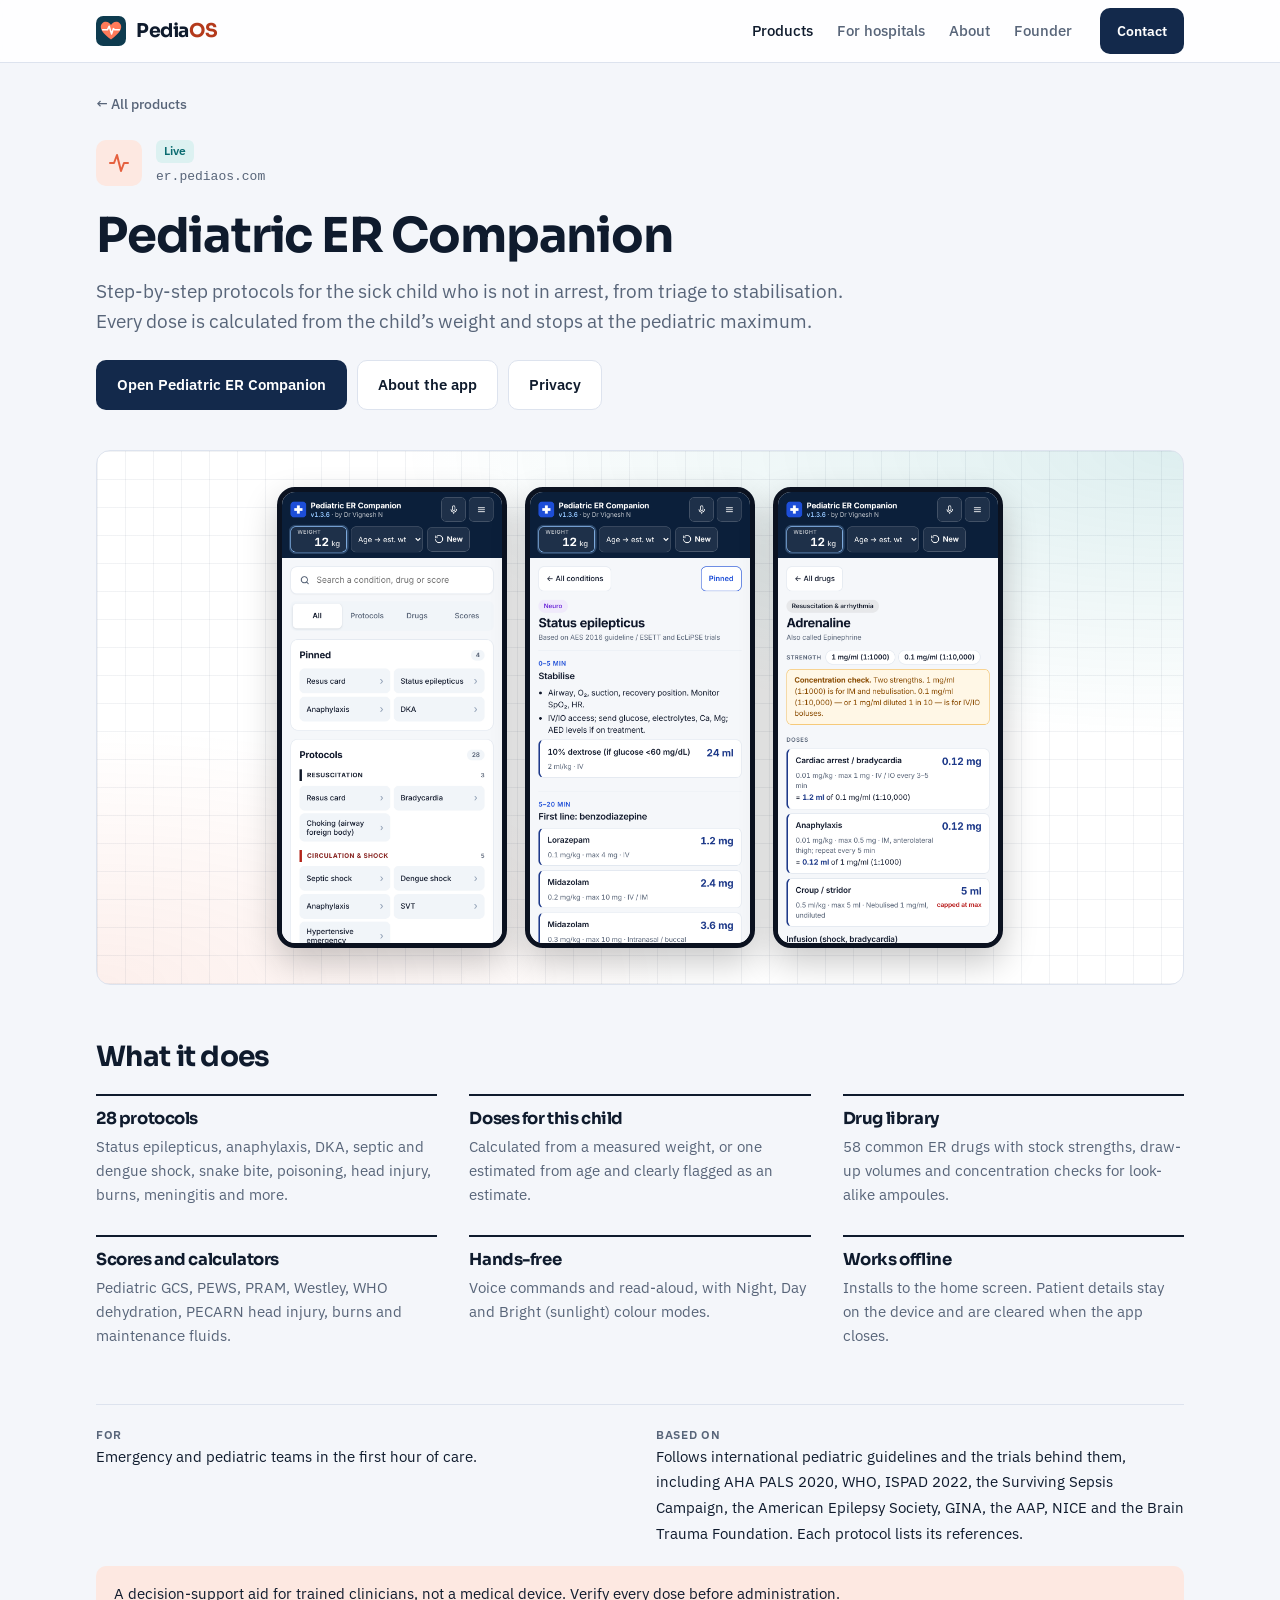
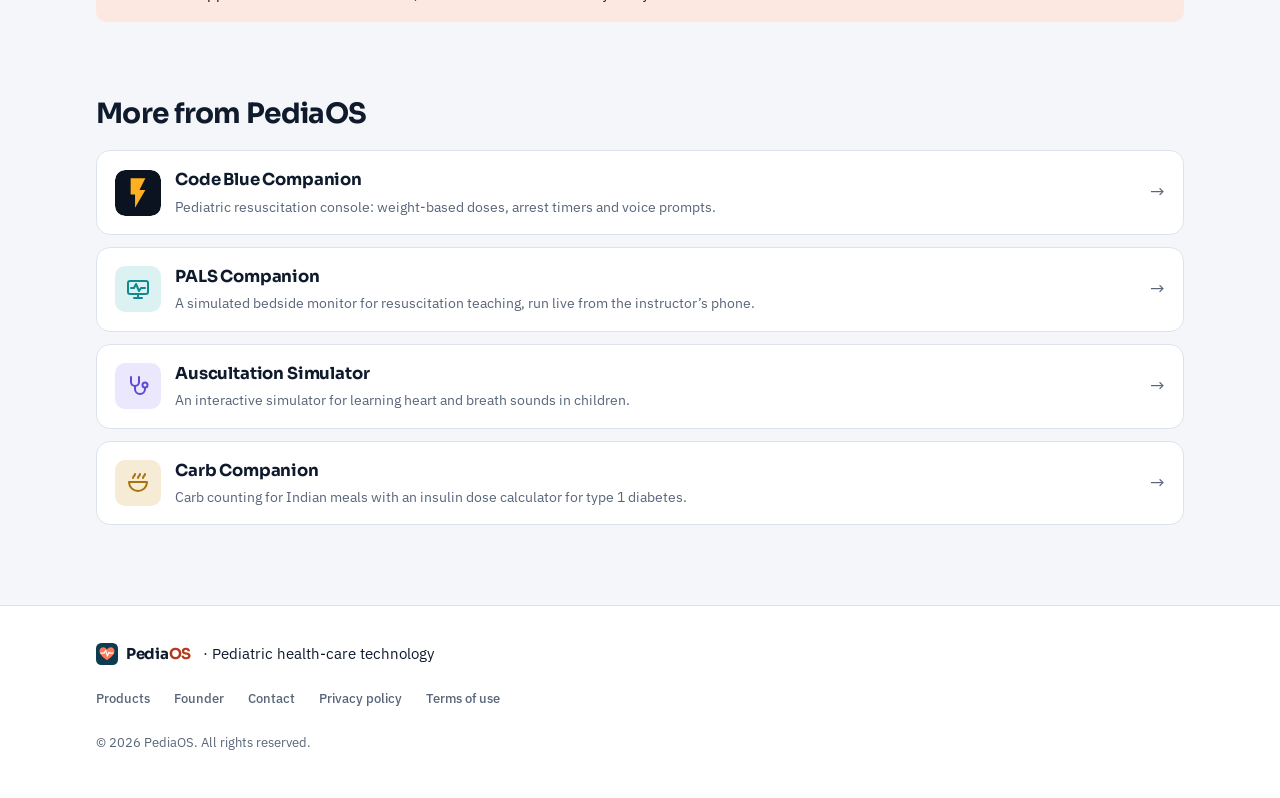
<file: er-companion.html>
<!DOCTYPE html>
<html lang="en">
<head>
<meta charset="UTF-8">
<meta name="viewport" content="width=device-width, initial-scale=1.0">
<title>Pediatric ER Companion — PediaOS</title>
<meta name="description" content="Weight-based emergency protocols, a drug library and clinical scores for the pediatric ER.">
<link rel="canonical" href="https://pediaos.com/er-companion.html">
<link rel="icon" href="icon.svg" type="image/svg+xml">
<meta name="theme-color" content="#13294b">
<meta property="og:title" content="Pediatric ER Companion — PediaOS">
<meta property="og:description" content="Weight-based emergency protocols, a drug library and clinical scores for the pediatric ER.">
<meta property="og:type" content="website">
<link rel="preconnect" href="https://fonts.googleapis.com">
<link rel="preconnect" href="https://fonts.gstatic.com" crossorigin>
<link href="https://fonts.googleapis.com/css2?family=Sora:wght@600;700&family=IBM+Plex+Sans:wght@400;500;600&display=swap" rel="stylesheet">
<link rel="stylesheet" href="styles.css">
</head>
<body>

<a class="skip" href="#content">Skip to content</a>
<header class="nav">
  <div class="wrap">
    <a class="brand" href="/" aria-label="PediaOS home"><img src="icon.svg" alt=""><b>Pedia<span>OS</span></b></a>
    <nav aria-label="Main">
      <div class="navlinks" id="navlinks">
        <a href="/#products" aria-current="true">Products</a>
        <a href="/#hospitals">For hospitals</a>
        <a href="/#about">About</a>
        <a href="founder.html">Founder</a>
      </div>
      <a class="keep btn primary small" href="/#contact">Contact</a>
      <button class="menu-btn" type="button" aria-expanded="false" aria-controls="navlinks" aria-label="Menu"><svg viewBox="0 0 24 24" fill="none" stroke="currentColor" stroke-width="2" stroke-linecap="round" aria-hidden="true"><path d="M4 7h16M4 12h16M4 17h16"/></svg></button>
    </nav>
  </div>
</header>

<main id="content" class="wrap">
  <p class="crumb"><a href="/#products">&larr; All products</a></p>
  <div class="phero">
    <div class="ptitle"><span class="vicon" style="--vc:var(--accent);--vs:var(--accent-soft)"><svg viewBox="0 0 24 24" fill="none" stroke="currentColor" stroke-width="2" stroke-linecap="round" stroke-linejoin="round" aria-hidden="true"><path d="M3 12h4l3-8 4 16 3-8h4"/></svg></span><div><span class="status live">Live</span><div class="url">er.pediaos.com</div></div></div>
    <h1>Pediatric ER Companion</h1>
    <p class="lead">Step-by-step protocols for the sick child who is not in arrest, from triage to stabilisation. Every dose is calculated from the child&rsquo;s weight and stops at the pediatric maximum.</p>
      <div class="ctas">
        <a class="btn primary" href="https://er.pediaos.com">Open Pediatric ER Companion</a>
        <a class="btn ghost" href="https://er.pediaos.com/about.html">About the app</a>
        <a class="btn ghost" href="https://er.pediaos.com/privacy.html">Privacy</a>
      </div>
  </div>
  <div class="pshots gridbg">
    <img src="img/er-home.png" alt="Browse screen with pinned protocols" loading="lazy">
    <img src="img/er-protocol.png" alt="Status epilepticus protocol with calculated doses" loading="lazy">
    <img src="img/er-drug.png" alt="Adrenaline drug page with draw-up volumes" loading="lazy">
  </div>

  <section class="psec">
    <h2>What it does</h2>
    <div class="flist">
      <div><h3>28 protocols</h3><p>Status epilepticus, anaphylaxis, DKA, septic and dengue shock, snake bite, poisoning, head injury, burns, meningitis and more.</p></div>
      <div><h3>Doses for this child</h3><p>Calculated from a measured weight, or one estimated from age and clearly flagged as an estimate.</p></div>
      <div><h3>Drug library</h3><p>58 common ER drugs with stock strengths, draw-up volumes and concentration checks for look-alike ampoules.</p></div>
      <div><h3>Scores and calculators</h3><p>Pediatric GCS, PEWS, PRAM, Westley, WHO dehydration, PECARN head injury, burns and maintenance fluids.</p></div>
      <div><h3>Hands-free</h3><p>Voice commands and read-aloud, with Night, Day and Bright (sunlight) colour modes.</p></div>
      <div><h3>Works offline</h3><p>Installs to the home screen. Patient details stay on the device and are cleared when the app closes.</p></div>
    </div>
  </section>

  <section class="psec">
    <div class="pfacts">
      <div><small>For</small><span>Emergency and pediatric teams in the first hour of care.</span></div>
      <div><small>Based on</small><span>Follows international pediatric guidelines and the trials behind them, including AHA PALS 2020, WHO, ISPAD 2022, the Surviving Sepsis Campaign, the American Epilepsy Society, GINA, the AAP, NICE and the Brain Trauma Foundation. Each protocol lists its references.</span></div>
    </div>
    <p class="note">A decision-support aid for trained clinicians, not a medical device. Verify every dose before administration.</p>
  </section>

  <section class="psec">
    <h2>More from PediaOS</h2>
    <div class="plinks">
      <a class="plink" href="code-blue-companion.html"><img src="img/cbc-icon.svg" alt="" width="52" height="52"><span><b>Code Blue Companion</b><small>Pediatric resuscitation console: weight-based doses, arrest timers and voice prompts.</small></span><span class="arr" aria-hidden="true">&rarr;</span></a>
      <a class="plink" href="pals-companion.html"><span class="vicon" style="--vc:var(--teal);--vs:var(--teal-soft)"><svg viewBox="0 0 24 24" fill="none" stroke="currentColor" stroke-width="2" stroke-linecap="round" stroke-linejoin="round" aria-hidden="true"><rect x="2" y="4" width="20" height="13" rx="2"/><path d="M5 11h3l2-4 3 7 2-3h4"/><path d="M8 21h8M12 17v4"/></svg></span><span><b>PALS Companion</b><small>A simulated bedside monitor for resuscitation teaching, run live from the instructor&rsquo;s phone.</small></span><span class="arr" aria-hidden="true">&rarr;</span></a>
      <a class="plink" href="auscultation-simulator.html"><span class="vicon" style="--vc:var(--violet);--vs:var(--violet-soft)"><svg viewBox="0 0 24 24" fill="none" stroke="currentColor" stroke-width="2" stroke-linecap="round" stroke-linejoin="round" aria-hidden="true"><path d="M5 3v5a4 4 0 0 0 8 0V3"/><path d="M9 12v3a5 5 0 0 0 10 0v-1"/><circle cx="19" cy="11" r="2.5"/></svg></span><span><b>Auscultation Simulator</b><small>An interactive simulator for learning heart and breath sounds in children.</small></span><span class="arr" aria-hidden="true">&rarr;</span></a>
      <a class="plink" href="carb-companion.html"><span class="vicon" style="--vc:var(--gold);--vs:var(--gold-soft)"><svg viewBox="0 0 24 24" fill="none" stroke="currentColor" stroke-width="2" stroke-linecap="round" stroke-linejoin="round" aria-hidden="true"><path d="M3 11h18a9 9 0 0 1-18 0z"/><path d="M7 7c0-2 2-2 2-4M12 7c0-2 2-2 2-4M17 7c0-2 2-2 2-4"/></svg></span><span><b>Carb Companion</b><small>Carb counting for Indian meals with an insulin dose calculator for type 1 diabetes.</small></span><span class="arr" aria-hidden="true">&rarr;</span></a>
    </div>
  </section>
</main>

<footer>
  <div class="wrap">
    <div class="fbrand"><img src="icon.svg" alt=""><b>Pedia<span>OS</span></b>&nbsp;&middot; Pediatric health-care technology</div>
    <div class="links">
      <a href="/#products">Products</a>
      <a href="founder.html">Founder</a>
      <a href="/#contact">Contact</a>
      <a href="privacy.html">Privacy policy</a>
      <a href="terms.html">Terms of use</a>
    </div>
    <p>&copy; 2026 PediaOS. All rights reserved.</p>
    <p class="visits" id="visits" hidden></p>
  </div>
</footer>

<script src="site.js" defer></script>
<script src="counter.js" defer></script>
</body>
</html>
</file>
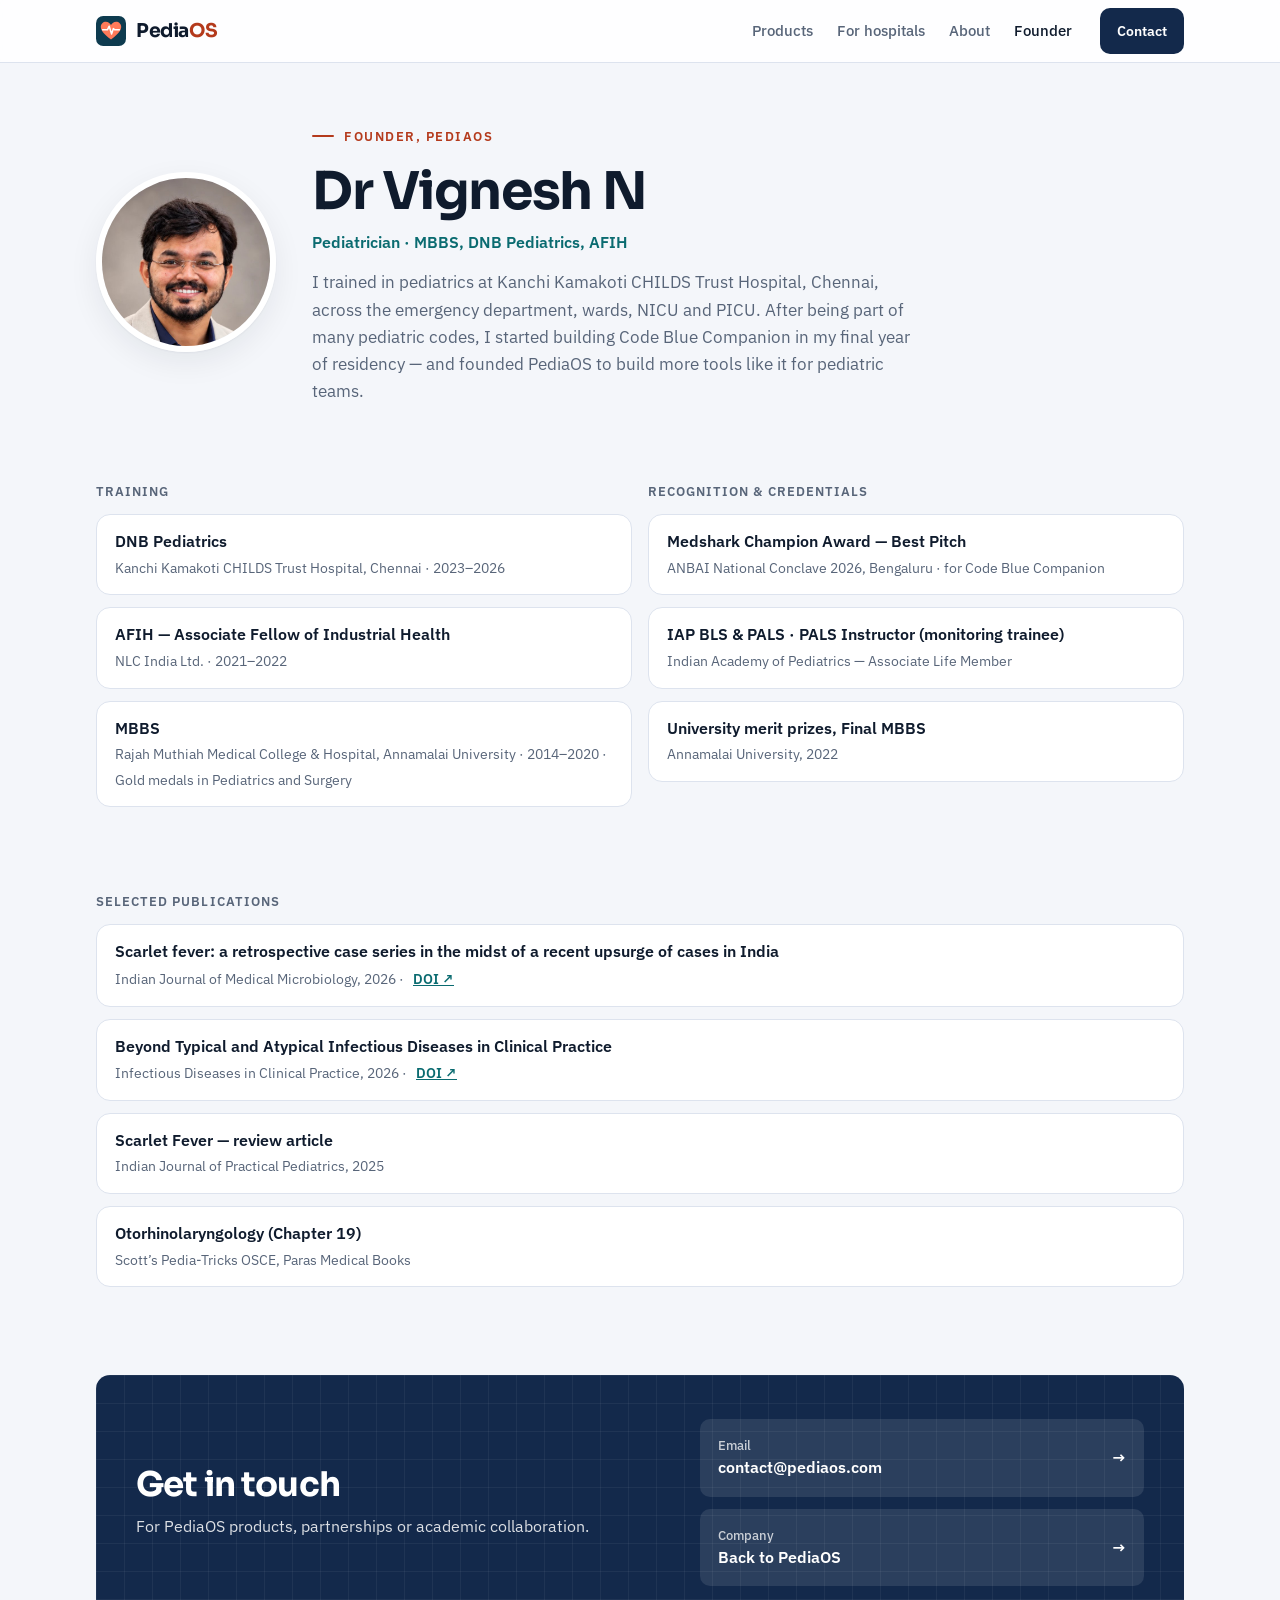
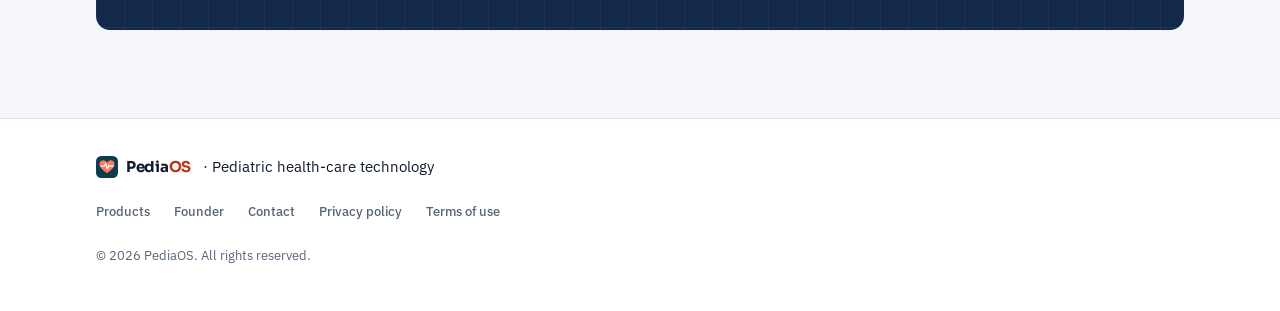
<file: founder.html>
<!DOCTYPE html>
<html lang="en">
<head>
<meta charset="UTF-8">
<meta name="viewport" content="width=device-width, initial-scale=1.0">
<title>Founder — Dr Vignesh N · PediaOS</title>
<meta name="description" content="Dr Vignesh N, Pediatrician (MBBS, DNB Pediatrics, AFIH), founder of PediaOS and creator of Code Blue Companion.">
<link rel="canonical" href="https://pediaos.com/founder.html">
<link rel="icon" href="icon.svg" type="image/svg+xml">
<meta name="theme-color" content="#13294b">
<meta property="og:title" content="Dr Vignesh N — Founder, PediaOS">
<meta property="og:image" content="https://pediaos.com/img/vignesh.jpg">
<meta property="og:type" content="profile">
<link rel="preconnect" href="https://fonts.googleapis.com">
<link rel="preconnect" href="https://fonts.gstatic.com" crossorigin>
<link href="https://fonts.googleapis.com/css2?family=Sora:wght@600;700&family=IBM+Plex+Sans:wght@400;500;600&display=swap" rel="stylesheet">
<link rel="stylesheet" href="styles.css">
<script type="application/ld+json">
{"@context":"https://schema.org","@type":"Person","name":"Dr Vignesh N","jobTitle":"Pediatrician","image":"https://pediaos.com/img/vignesh.jpg",
 "url":"https://pediaos.com/founder.html","worksFor":{"@type":"Organization","name":"PediaOS","url":"https://pediaos.com/"},
 "alumniOf":[{"@type":"Organization","name":"Kanchi Kamakoti CHILDS Trust Hospital"},{"@type":"CollegeOrUniversity","name":"Rajah Muthiah Medical College, Annamalai University"}],
 "memberOf":{"@type":"Organization","name":"Indian Academy of Pediatrics"}}
</script>
<style>
  .fhero{padding-top:56px; display:grid; grid-template-columns:auto 1fr; gap:36px; align-items:center;}
  .fhero img{width:180px; height:180px; border-radius:50%; object-fit:cover; border:6px solid var(--surface); box-shadow:var(--shadow);}
  .fhero h1{font-size:clamp(34px, 5.5vw, 52px);}
  .fhero .quals{font-weight:600; color:var(--teal-text); margin-top:8px;}
  .fhero p{color:var(--dim); font-size:17px; margin-top:14px; max-width:60ch;}
  @media (max-width:700px){ .fhero{grid-template-columns:1fr; gap:20px; padding-top:36px;} .fhero img{width:128px; height:128px;} }
  .list{list-style:none; display:grid; gap:12px;}
  .list li{background:var(--surface); border:1px solid var(--line); border-radius:14px; padding:14px 18px;}
  .list b{display:block; font-weight:600;}
  .list span{font-size:14px; color:var(--dim);}
  .list a{display:inline-block; color:var(--teal-text); font-weight:600; font-size:13.5px; padding:10px 6px; margin:-6px 0 -10px;}
  .colh{font-family:'IBM Plex Sans',sans-serif; font-size:13px; font-weight:600; text-transform:uppercase; letter-spacing:.08em; color:var(--dim); margin-bottom:14px;}
</style>
</head>
<body>

<a class="skip" href="#content">Skip to content</a>
<header class="nav">
  <div class="wrap">
    <a class="brand" href="/" aria-label="PediaOS home"><img src="icon.svg" alt=""><b>Pedia<span>OS</span></b></a>
    <nav aria-label="Main">
      <div class="navlinks" id="navlinks">
        <a href="/#products">Products</a>
        <a href="/#hospitals">For hospitals</a>
        <a href="/#about">About</a>
        <a href="founder.html" aria-current="page">Founder</a>
      </div>
      <a class="keep btn primary small" href="/#contact">Contact</a>
      <button class="menu-btn" type="button" aria-expanded="false" aria-controls="navlinks" aria-label="Menu"><svg viewBox="0 0 24 24" fill="none" stroke="currentColor" stroke-width="2" stroke-linecap="round" aria-hidden="true"><path d="M4 7h16M4 12h16M4 17h16"/></svg></button>
    </nav>
  </div>
</header>

<main id="content" class="wrap">
  <div class="fhero">
    <img src="img/vignesh.jpg" alt="Dr Vignesh N" width="180" height="180">
    <div>
      <span class="eyebrow">Founder, PediaOS</span>
      <h1>Dr Vignesh N</h1>
      <div class="quals">Pediatrician &middot; MBBS, DNB Pediatrics, AFIH</div>
      <p>I trained in pediatrics at Kanchi Kamakoti CHILDS Trust Hospital, Chennai, across the emergency department, wards, NICU and PICU. After being part of many pediatric codes, I started building Code Blue Companion in my final year of residency &mdash; and founded PediaOS to build more tools like it for pediatric teams.</p>
    </div>
  </div>

  <section>
    <div class="grid2">
      <div>
        <h2 class="colh">Training</h2>
        <ul class="list">
          <li><b>DNB Pediatrics</b><span>Kanchi Kamakoti CHILDS Trust Hospital, Chennai &middot; 2023&ndash;2026</span></li>
          <li><b>AFIH &mdash; Associate Fellow of Industrial Health</b><span>NLC India Ltd. &middot; 2021&ndash;2022</span></li>
          <li><b>MBBS</b><span>Rajah Muthiah Medical College &amp; Hospital, Annamalai University &middot; 2014&ndash;2020 &middot; Gold medals in Pediatrics and Surgery</span></li>
        </ul>
      </div>
      <div>
        <h2 class="colh">Recognition &amp; credentials</h2>
        <ul class="list">
          <li><b>Medshark Champion Award &mdash; Best Pitch</b><span>ANBAI National Conclave 2026, Bengaluru &middot; for Code Blue Companion</span></li>
          <li><b>IAP BLS &amp; PALS &middot; PALS Instructor (monitoring trainee)</b><span>Indian Academy of Pediatrics &mdash; Associate Life Member</span></li>
          <li><b>University merit prizes, Final MBBS</b><span>Annamalai University, 2022</span></li>
        </ul>
      </div>
    </div>
  </section>

  <section>
    <h2 class="colh">Selected publications</h2>
    <ul class="list">
      <li><b>Scarlet fever: a retrospective case series in the midst of a recent upsurge of cases in India</b><span>Indian Journal of Medical Microbiology, 2026 &middot; </span><a href="https://doi.org/10.1016/j.ijmmb.2025.101040" target="_blank" rel="noopener">DOI &#8599;</a></li>
      <li><b>Beyond Typical and Atypical Infectious Diseases in Clinical Practice</b><span>Infectious Diseases in Clinical Practice, 2026 &middot; </span><a href="https://doi.org/10.1097/IPC.0000000000001614" target="_blank" rel="noopener">DOI &#8599;</a></li>
      <li><b>Scarlet Fever &mdash; review article</b><span>Indian Journal of Practical Pediatrics, 2025</span></li>
      <li><b>Otorhinolaryngology (Chapter 19)</b><span>Scott&rsquo;s Pedia-Tricks OSCE, Paras Medical Books</span></li>
    </ul>
  </section>

  <section>
    <div class="band">
      <div>
        <h2>Get in touch</h2>
        <p>For PediaOS products, partnerships or academic collaboration.</p>
      </div>
      <div class="actions">
        <a class="big" href="mailto:contact@pediaos.com"><span><small>Email</small>contact@pediaos.com</span><span>&rarr;</span></a>
        <a class="big" href="/"><span><small>Company</small>Back to PediaOS</span><span>&rarr;</span></a>
      </div>
    </div>
  </section>
</main>

<footer>
  <div class="wrap">
    <div class="fbrand"><img src="icon.svg" alt=""><b>Pedia<span>OS</span></b>&nbsp;&middot; Pediatric health-care technology</div>
    <div class="links">
      <a href="/#products">Products</a>
      <a href="founder.html">Founder</a>
      <a href="/#contact">Contact</a>
      <a href="privacy.html">Privacy policy</a>
      <a href="terms.html">Terms of use</a>
    </div>
    <p>&copy; 2026 PediaOS. All rights reserved.</p>
    <p class="visits" id="visits" hidden></p>
  </div>
</footer>

<script src="site.js" defer></script>
<script src="counter.js" defer></script>
</body>
</html>
</file>
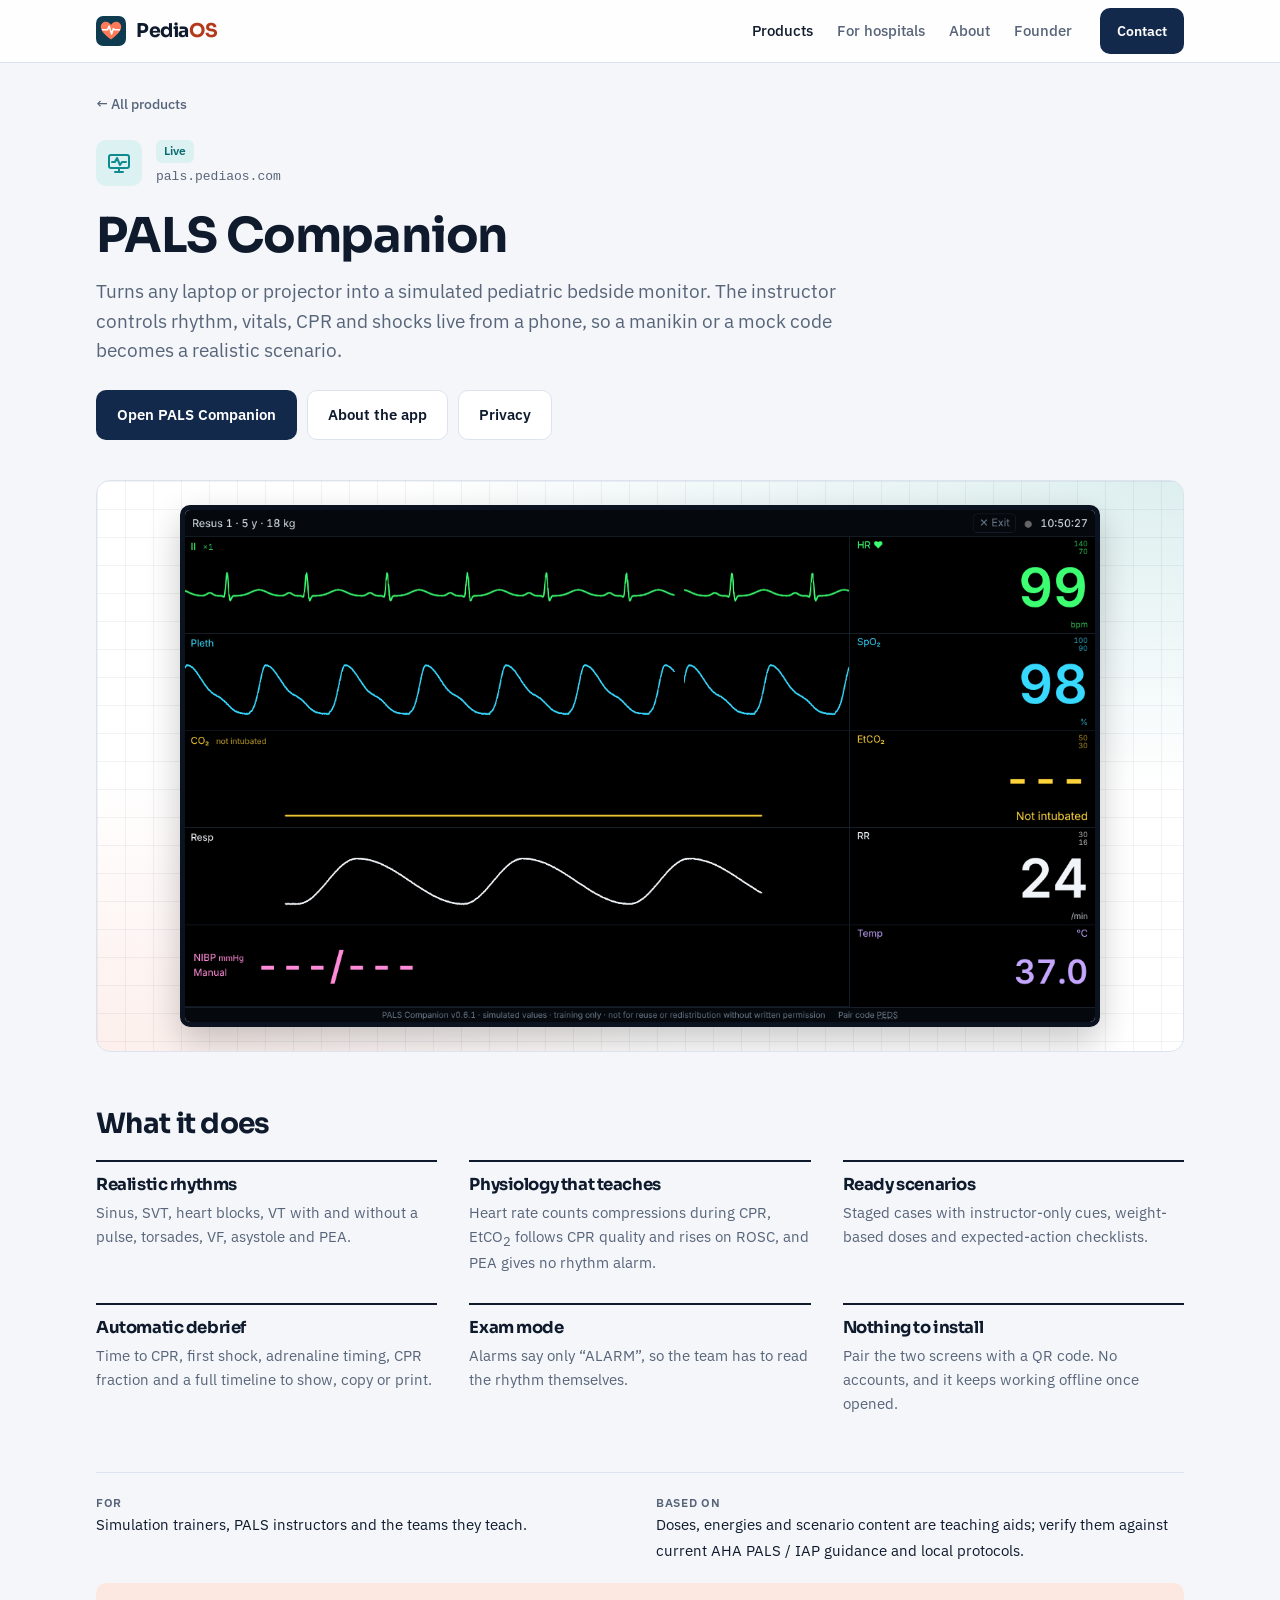
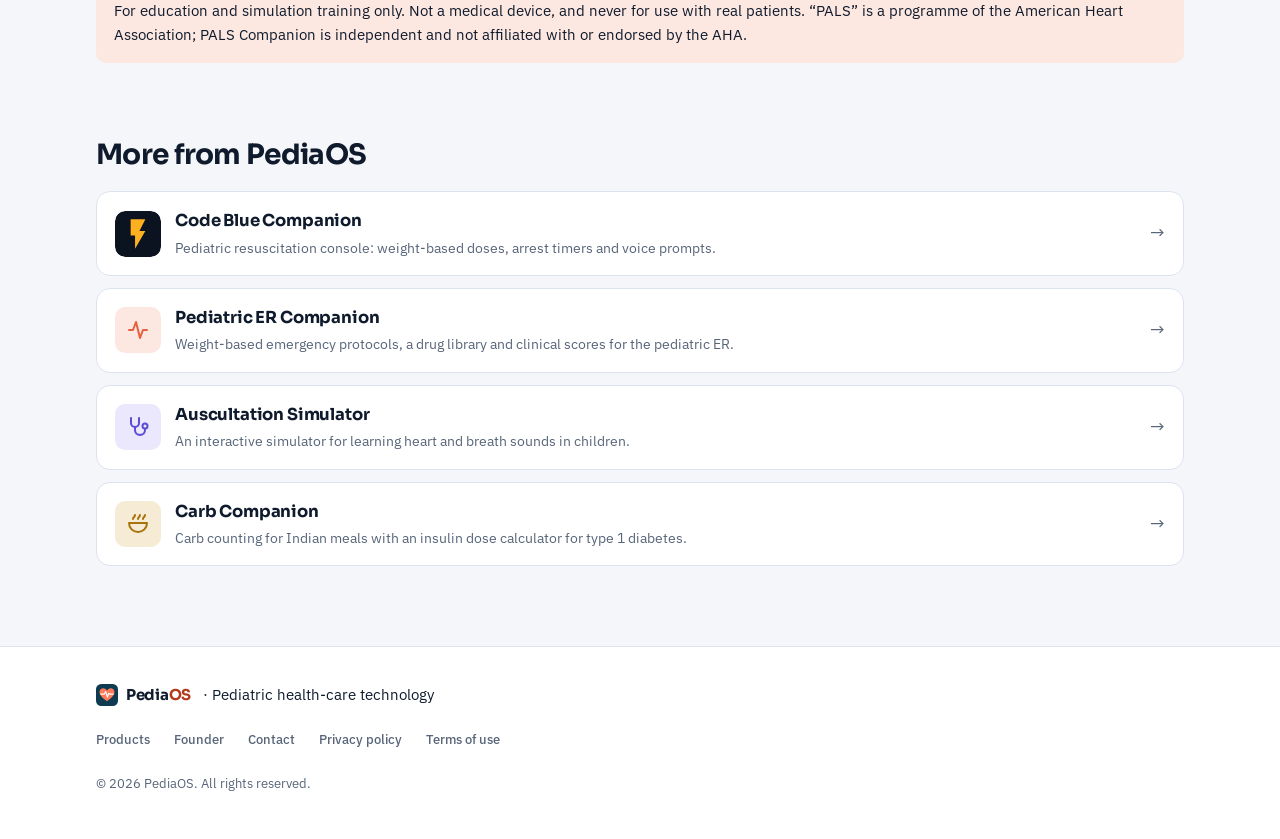
<file: pals-companion.html>
<!DOCTYPE html>
<html lang="en">
<head>
<meta charset="UTF-8">
<meta name="viewport" content="width=device-width, initial-scale=1.0">
<title>PALS Companion — PediaOS</title>
<meta name="description" content="A simulated bedside monitor for resuscitation teaching, run live from the instructor’s phone.">
<link rel="canonical" href="https://pediaos.com/pals-companion.html">
<link rel="icon" href="icon.svg" type="image/svg+xml">
<meta name="theme-color" content="#13294b">
<meta property="og:title" content="PALS Companion — PediaOS">
<meta property="og:description" content="A simulated bedside monitor for resuscitation teaching, run live from the instructor’s phone.">
<meta property="og:type" content="website">
<link rel="preconnect" href="https://fonts.googleapis.com">
<link rel="preconnect" href="https://fonts.gstatic.com" crossorigin>
<link href="https://fonts.googleapis.com/css2?family=Sora:wght@600;700&family=IBM+Plex+Sans:wght@400;500;600&display=swap" rel="stylesheet">
<link rel="stylesheet" href="styles.css">
</head>
<body>

<a class="skip" href="#content">Skip to content</a>
<header class="nav">
  <div class="wrap">
    <a class="brand" href="/" aria-label="PediaOS home"><img src="icon.svg" alt=""><b>Pedia<span>OS</span></b></a>
    <nav aria-label="Main">
      <div class="navlinks" id="navlinks">
        <a href="/#products" aria-current="true">Products</a>
        <a href="/#hospitals">For hospitals</a>
        <a href="/#about">About</a>
        <a href="founder.html">Founder</a>
      </div>
      <a class="keep btn primary small" href="/#contact">Contact</a>
      <button class="menu-btn" type="button" aria-expanded="false" aria-controls="navlinks" aria-label="Menu"><svg viewBox="0 0 24 24" fill="none" stroke="currentColor" stroke-width="2" stroke-linecap="round" aria-hidden="true"><path d="M4 7h16M4 12h16M4 17h16"/></svg></button>
    </nav>
  </div>
</header>

<main id="content" class="wrap">
  <p class="crumb"><a href="/#products">&larr; All products</a></p>
  <div class="phero">
    <div class="ptitle"><span class="vicon" style="--vc:var(--teal);--vs:var(--teal-soft)"><svg viewBox="0 0 24 24" fill="none" stroke="currentColor" stroke-width="2" stroke-linecap="round" stroke-linejoin="round" aria-hidden="true"><rect x="2" y="4" width="20" height="13" rx="2"/><path d="M5 11h3l2-4 3 7 2-3h4"/><path d="M8 21h8M12 17v4"/></svg></span><div><span class="status live">Live</span><div class="url">pals.pediaos.com</div></div></div>
    <h1>PALS Companion</h1>
    <p class="lead">Turns any laptop or projector into a simulated pediatric bedside monitor. The instructor controls rhythm, vitals, CPR and shocks live from a phone, so a manikin or a mock code becomes a realistic scenario.</p>
      <div class="ctas">
        <a class="btn primary" href="https://pals.pediaos.com">Open PALS Companion</a>
        <a class="btn ghost" href="https://pals.pediaos.com/about.html">About the app</a>
        <a class="btn ghost" href="https://pals.pediaos.com/privacy.html">Privacy</a>
      </div>
  </div>
  <div class="pshots wide gridbg">
    <img src="img/pals-monitor.png" alt="Simulated monitor showing ECG, pleth, capnography and respiration" loading="lazy">
  </div>

  <section class="psec">
    <h2>What it does</h2>
    <div class="flist">
      <div><h3>Realistic rhythms</h3><p>Sinus, SVT, heart blocks, VT with and without a pulse, torsades, VF, asystole and PEA.</p></div>
      <div><h3>Physiology that teaches</h3><p>Heart rate counts compressions during CPR, EtCO<sub>2</sub> follows CPR quality and rises on ROSC, and PEA gives no rhythm alarm.</p></div>
      <div><h3>Ready scenarios</h3><p>Staged cases with instructor-only cues, weight-based doses and expected-action checklists.</p></div>
      <div><h3>Automatic debrief</h3><p>Time to CPR, first shock, adrenaline timing, CPR fraction and a full timeline to show, copy or print.</p></div>
      <div><h3>Exam mode</h3><p>Alarms say only &ldquo;ALARM&rdquo;, so the team has to read the rhythm themselves.</p></div>
      <div><h3>Nothing to install</h3><p>Pair the two screens with a QR code. No accounts, and it keeps working offline once opened.</p></div>
    </div>
  </section>

  <section class="psec">
    <div class="pfacts">
      <div><small>For</small><span>Simulation trainers, PALS instructors and the teams they teach.</span></div>
      <div><small>Based on</small><span>Doses, energies and scenario content are teaching aids; verify them against current AHA PALS / IAP guidance and local protocols.</span></div>
    </div>
    <p class="note">For education and simulation training only. Not a medical device, and never for use with real patients. &ldquo;PALS&rdquo; is a programme of the American Heart Association; PALS Companion is independent and not affiliated with or endorsed by the AHA.</p>
  </section>

  <section class="psec">
    <h2>More from PediaOS</h2>
    <div class="plinks">
      <a class="plink" href="code-blue-companion.html"><img src="img/cbc-icon.svg" alt="" width="52" height="52"><span><b>Code Blue Companion</b><small>Pediatric resuscitation console: weight-based doses, arrest timers and voice prompts.</small></span><span class="arr" aria-hidden="true">&rarr;</span></a>
      <a class="plink" href="er-companion.html"><span class="vicon" style="--vc:var(--accent);--vs:var(--accent-soft)"><svg viewBox="0 0 24 24" fill="none" stroke="currentColor" stroke-width="2" stroke-linecap="round" stroke-linejoin="round" aria-hidden="true"><path d="M3 12h4l3-8 4 16 3-8h4"/></svg></span><span><b>Pediatric ER Companion</b><small>Weight-based emergency protocols, a drug library and clinical scores for the pediatric ER.</small></span><span class="arr" aria-hidden="true">&rarr;</span></a>
      <a class="plink" href="auscultation-simulator.html"><span class="vicon" style="--vc:var(--violet);--vs:var(--violet-soft)"><svg viewBox="0 0 24 24" fill="none" stroke="currentColor" stroke-width="2" stroke-linecap="round" stroke-linejoin="round" aria-hidden="true"><path d="M5 3v5a4 4 0 0 0 8 0V3"/><path d="M9 12v3a5 5 0 0 0 10 0v-1"/><circle cx="19" cy="11" r="2.5"/></svg></span><span><b>Auscultation Simulator</b><small>An interactive simulator for learning heart and breath sounds in children.</small></span><span class="arr" aria-hidden="true">&rarr;</span></a>
      <a class="plink" href="carb-companion.html"><span class="vicon" style="--vc:var(--gold);--vs:var(--gold-soft)"><svg viewBox="0 0 24 24" fill="none" stroke="currentColor" stroke-width="2" stroke-linecap="round" stroke-linejoin="round" aria-hidden="true"><path d="M3 11h18a9 9 0 0 1-18 0z"/><path d="M7 7c0-2 2-2 2-4M12 7c0-2 2-2 2-4M17 7c0-2 2-2 2-4"/></svg></span><span><b>Carb Companion</b><small>Carb counting for Indian meals with an insulin dose calculator for type 1 diabetes.</small></span><span class="arr" aria-hidden="true">&rarr;</span></a>
    </div>
  </section>
</main>

<footer>
  <div class="wrap">
    <div class="fbrand"><img src="icon.svg" alt=""><b>Pedia<span>OS</span></b>&nbsp;&middot; Pediatric health-care technology</div>
    <div class="links">
      <a href="/#products">Products</a>
      <a href="founder.html">Founder</a>
      <a href="/#contact">Contact</a>
      <a href="privacy.html">Privacy policy</a>
      <a href="terms.html">Terms of use</a>
    </div>
    <p>&copy; 2026 PediaOS. All rights reserved.</p>
    <p class="visits" id="visits" hidden></p>
  </div>
</footer>

<script src="site.js" defer></script>
<script src="counter.js" defer></script>
</body>
</html>
</file>
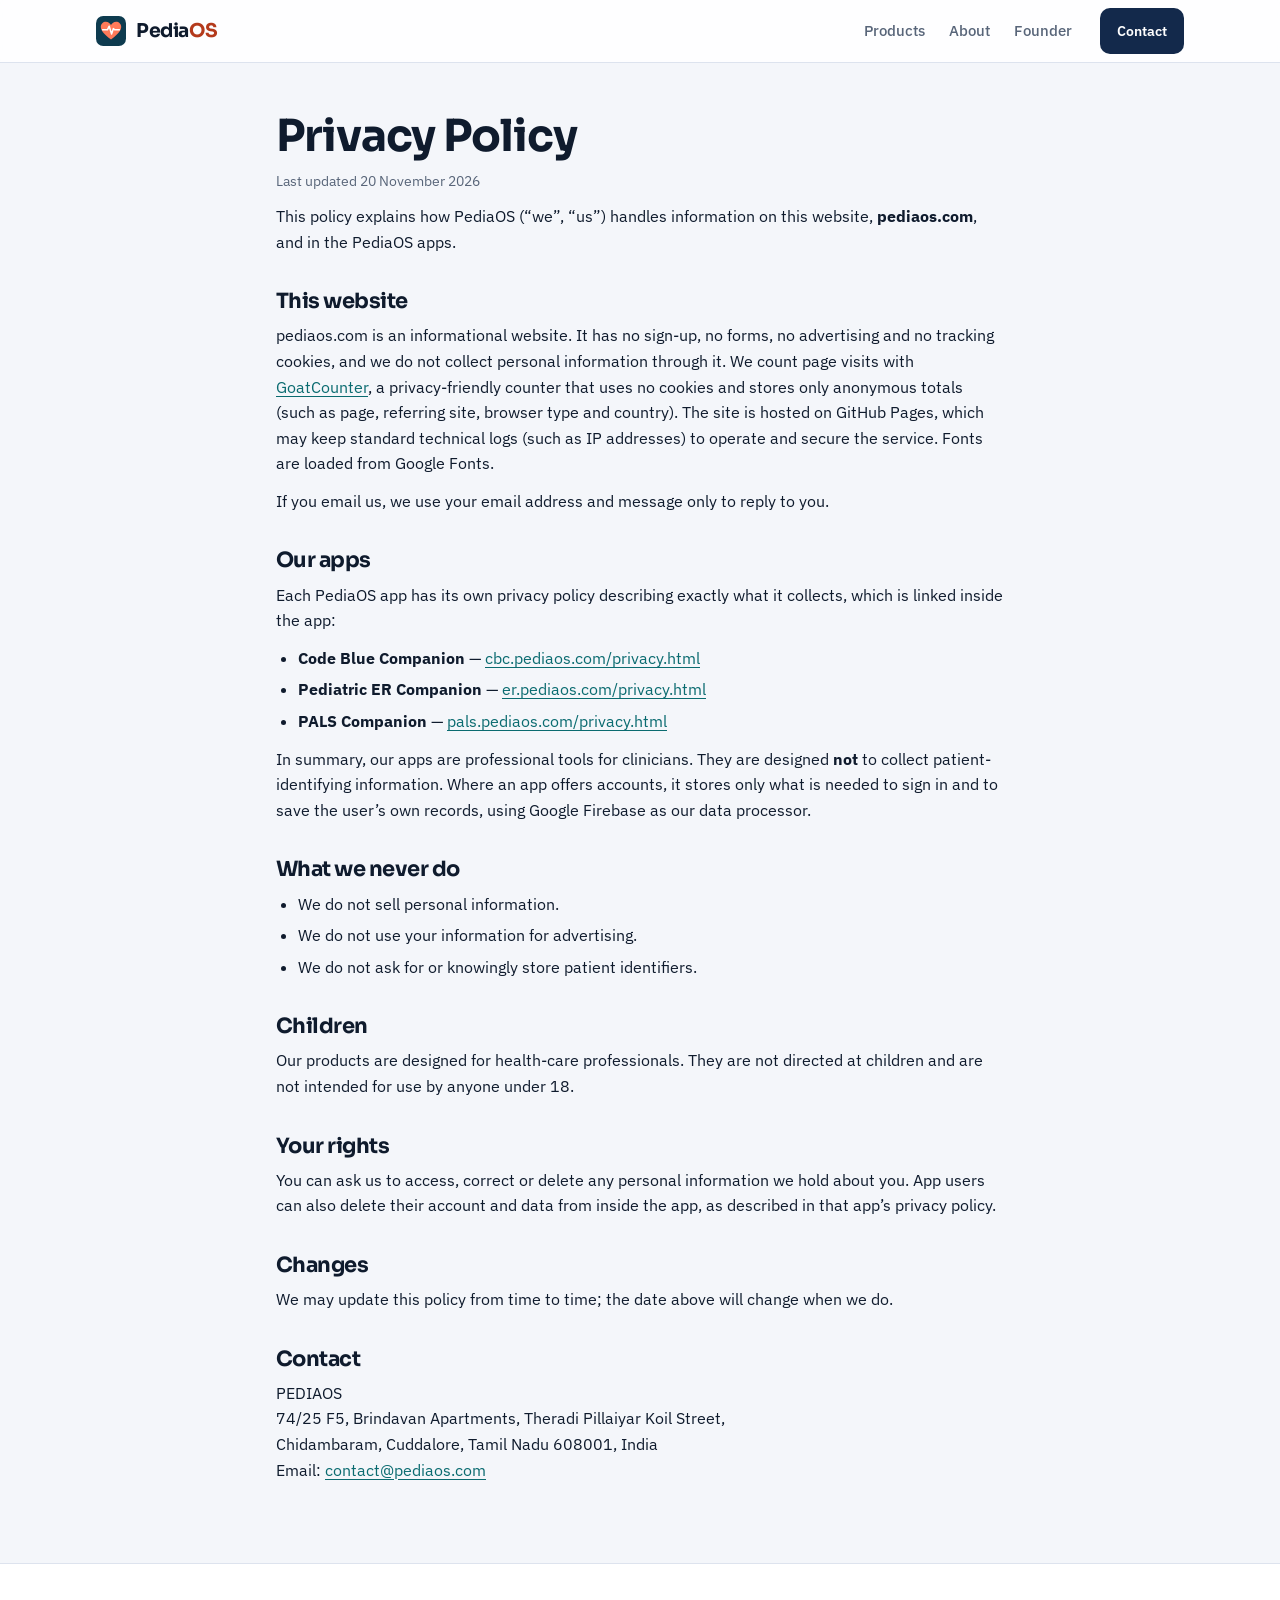
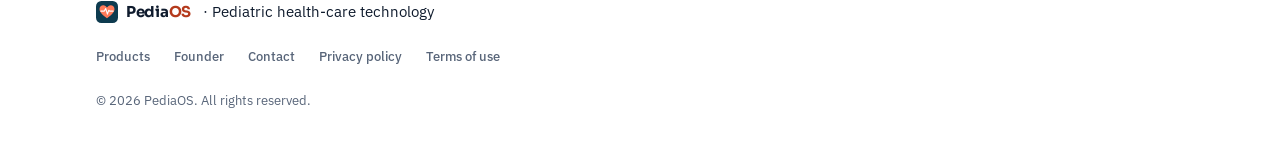
<file: privacy.html>
<!DOCTYPE html>
<html lang="en">
<head>
<meta charset="UTF-8">
<meta name="viewport" content="width=device-width, initial-scale=1.0">
<title>Privacy Policy — PediaOS</title>
<meta name="description" content="How PediaOS handles information on pediaos.com and in its pediatric health-care apps.">
<link rel="canonical" href="https://pediaos.com/privacy.html">
<link rel="icon" href="icon.svg" type="image/svg+xml">
<meta name="theme-color" content="#13294b">
<link rel="preconnect" href="https://fonts.googleapis.com">
<link rel="preconnect" href="https://fonts.gstatic.com" crossorigin>
<link href="https://fonts.googleapis.com/css2?family=Sora:wght@600;700&family=IBM+Plex+Sans:wght@400;500;600&display=swap" rel="stylesheet">
<link rel="stylesheet" href="styles.css">
</head>
<body>

<a class="skip" href="#content">Skip to content</a>
<header class="nav">
  <div class="wrap">
    <a class="brand" href="/" aria-label="PediaOS home"><img src="icon.svg" alt=""><b>Pedia<span>OS</span></b></a>
    <nav aria-label="Main">
      <div class="navlinks" id="navlinks">
        <a href="/#products">Products</a>
        <a href="/#about">About</a>
        <a href="founder.html">Founder</a>
      </div>
      <a class="keep btn primary small" href="/#contact">Contact</a>
      <button class="menu-btn" type="button" aria-expanded="false" aria-controls="navlinks" aria-label="Menu"><svg viewBox="0 0 24 24" fill="none" stroke="currentColor" stroke-width="2" stroke-linecap="round" aria-hidden="true"><path d="M4 7h16M4 12h16M4 17h16"/></svg></button>
    </nav>
  </div>
</header>

<main id="content" class="wrap doc">
  <h1>Privacy Policy</h1>
  <p class="updated">Last updated 20 November 2026</p>

  <p>This policy explains how PediaOS (&ldquo;we&rdquo;, &ldquo;us&rdquo;) handles information on this website, <b>pediaos.com</b>, and in the PediaOS apps.</p>

  <h2>This website</h2>
  <p>pediaos.com is an informational website. It has no sign-up, no forms, no advertising and no tracking cookies, and we do not collect personal information through it. We count page visits with <a href="https://www.goatcounter.com" target="_blank" rel="noopener">GoatCounter</a>, a privacy-friendly counter that uses no cookies and stores only anonymous totals (such as page, referring site, browser type and country). The site is hosted on GitHub Pages, which may keep standard technical logs (such as IP addresses) to operate and secure the service. Fonts are loaded from Google Fonts.</p>
  <p>If you email us, we use your email address and message only to reply to you.</p>

  <h2>Our apps</h2>
  <p>Each PediaOS app has its own privacy policy describing exactly what it collects, which is linked inside the app:</p>
  <ul>
    <li><b>Code Blue Companion</b> &mdash; <a href="https://cbc.pediaos.com/privacy.html">cbc.pediaos.com/privacy.html</a></li>
    <li><b>Pediatric ER Companion</b> &mdash; <a href="https://er.pediaos.com/privacy.html">er.pediaos.com/privacy.html</a></li>
    <li><b>PALS Companion</b> &mdash; <a href="https://pals.pediaos.com/privacy.html">pals.pediaos.com/privacy.html</a></li>
  </ul>
  <p>In summary, our apps are professional tools for clinicians. They are designed <b>not</b> to collect patient-identifying information. Where an app offers accounts, it stores only what is needed to sign in and to save the user&rsquo;s own records, using Google Firebase as our data processor.</p>

  <h2>What we never do</h2>
  <ul>
    <li>We do not sell personal information.</li>
    <li>We do not use your information for advertising.</li>
    <li>We do not ask for or knowingly store patient identifiers.</li>
  </ul>

  <h2>Children</h2>
  <p>Our products are designed for health-care professionals. They are not directed at children and are not intended for use by anyone under 18.</p>

  <h2>Your rights</h2>
  <p>You can ask us to access, correct or delete any personal information we hold about you. App users can also delete their account and data from inside the app, as described in that app&rsquo;s privacy policy.</p>

  <h2>Changes</h2>
  <p>We may update this policy from time to time; the date above will change when we do.</p>

  <h2>Contact</h2>
  <p>PEDIAOS<br>
  74/25 F5, Brindavan Apartments, Theradi Pillaiyar Koil Street,<br>
  Chidambaram, Cuddalore, Tamil Nadu 608001, India<br>
  Email: <a href="mailto:contact@pediaos.com">contact@pediaos.com</a></p>
</main>

<footer>
  <div class="wrap">
    <div class="fbrand"><img src="icon.svg" alt=""><b>Pedia<span>OS</span></b>&nbsp;&middot; Pediatric health-care technology</div>
    <div class="links">
      <a href="/#products">Products</a>
      <a href="founder.html">Founder</a>
      <a href="/#contact">Contact</a>
      <a href="privacy.html" aria-current="page">Privacy policy</a>
      <a href="terms.html">Terms of use</a>
    </div>
    <p>&copy; 2026 PediaOS. All rights reserved.</p>
    <p class="visits" id="visits" hidden></p>
  </div>
</footer>

<script src="site.js" defer></script>
<script src="counter.js" defer></script>
</body>
</html>
</file>
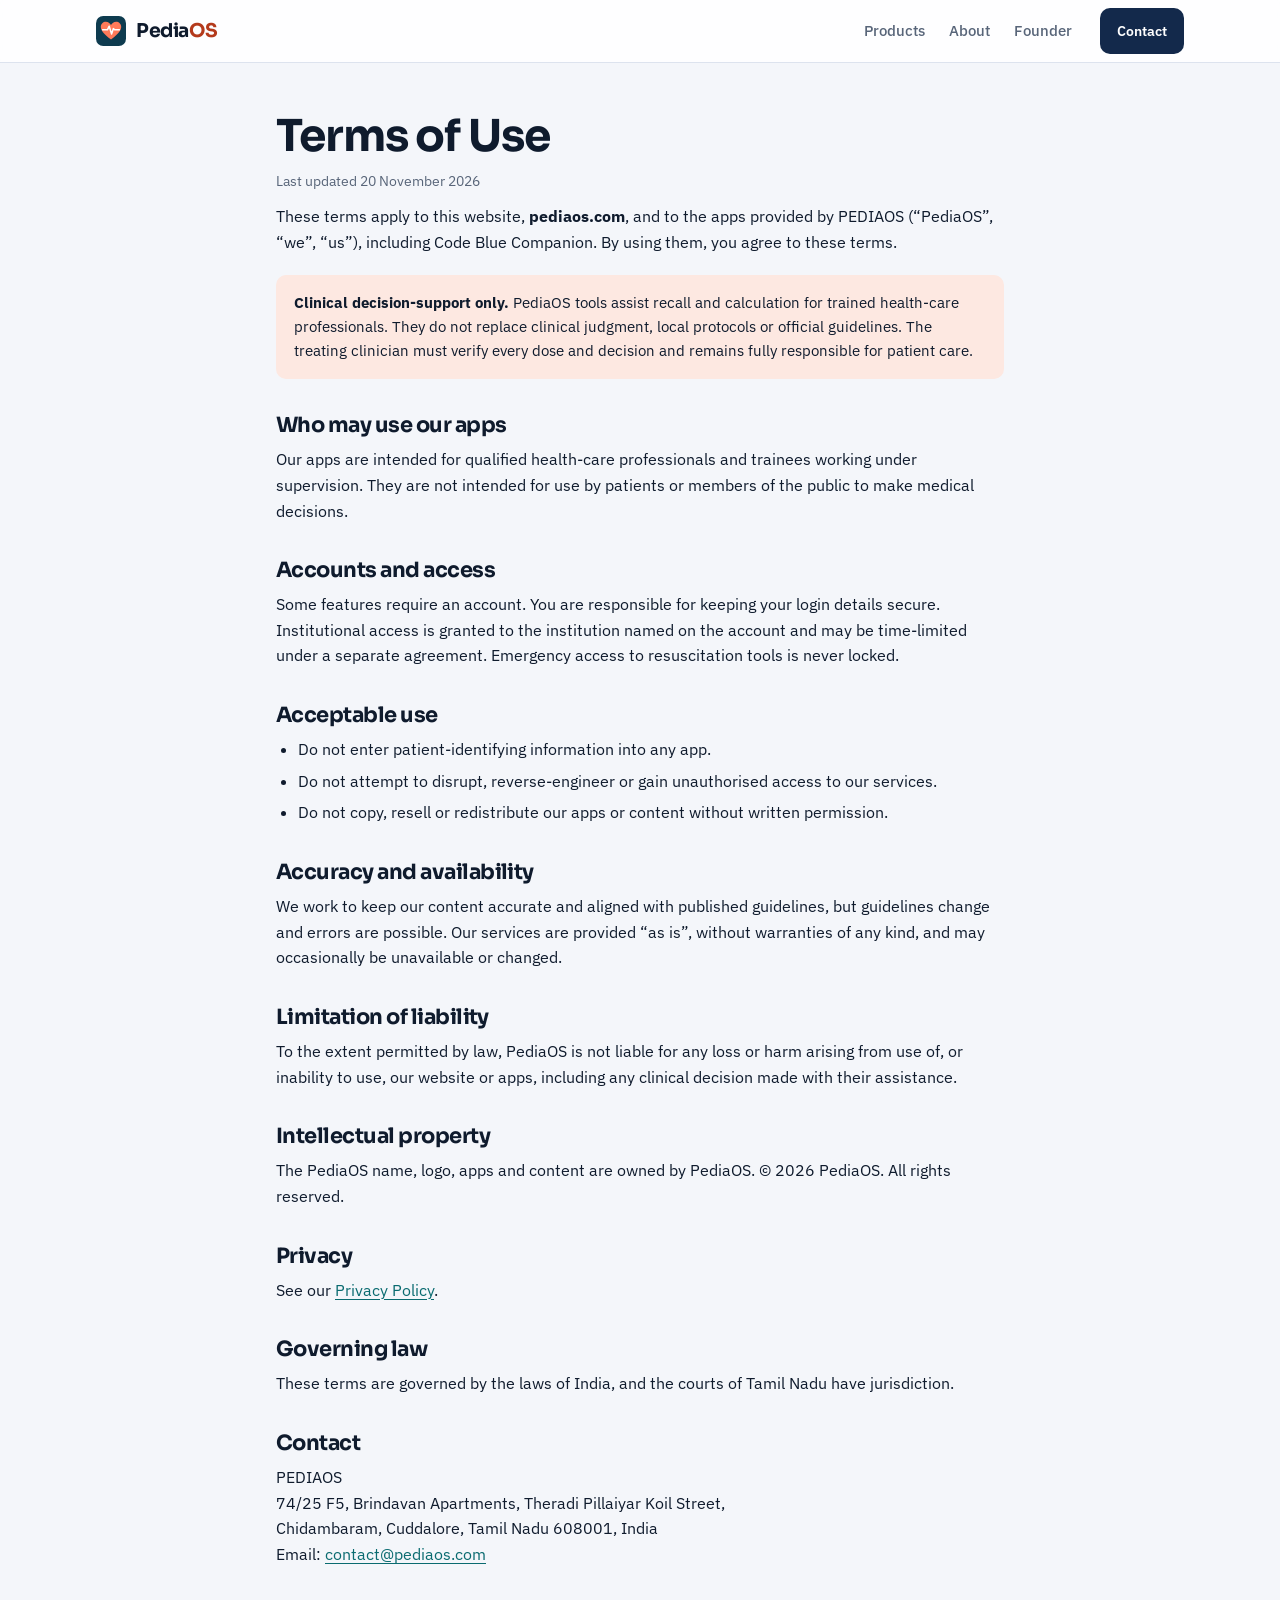
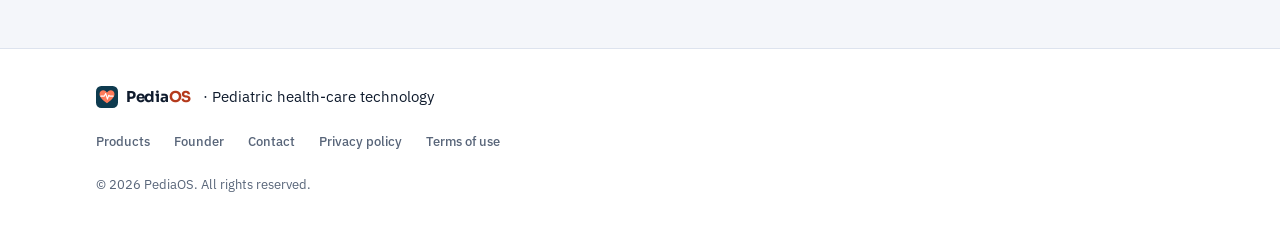
<file: terms.html>
<!DOCTYPE html>
<html lang="en">
<head>
<meta charset="UTF-8">
<meta name="viewport" content="width=device-width, initial-scale=1.0">
<title>Terms of Use — PediaOS</title>
<meta name="description" content="Terms of use for pediaos.com and PediaOS pediatric health-care apps.">
<link rel="canonical" href="https://pediaos.com/terms.html">
<link rel="icon" href="icon.svg" type="image/svg+xml">
<meta name="theme-color" content="#13294b">
<link rel="preconnect" href="https://fonts.googleapis.com">
<link rel="preconnect" href="https://fonts.gstatic.com" crossorigin>
<link href="https://fonts.googleapis.com/css2?family=Sora:wght@600;700&family=IBM+Plex+Sans:wght@400;500;600&display=swap" rel="stylesheet">
<link rel="stylesheet" href="styles.css">
</head>
<body>

<a class="skip" href="#content">Skip to content</a>
<header class="nav">
  <div class="wrap">
    <a class="brand" href="/" aria-label="PediaOS home"><img src="icon.svg" alt=""><b>Pedia<span>OS</span></b></a>
    <nav aria-label="Main">
      <div class="navlinks" id="navlinks">
        <a href="/#products">Products</a>
        <a href="/#about">About</a>
        <a href="founder.html">Founder</a>
      </div>
      <a class="keep btn primary small" href="/#contact">Contact</a>
      <button class="menu-btn" type="button" aria-expanded="false" aria-controls="navlinks" aria-label="Menu"><svg viewBox="0 0 24 24" fill="none" stroke="currentColor" stroke-width="2" stroke-linecap="round" aria-hidden="true"><path d="M4 7h16M4 12h16M4 17h16"/></svg></button>
    </nav>
  </div>
</header>

<main id="content" class="wrap doc">
  <h1>Terms of Use</h1>
  <p class="updated">Last updated 20 November 2026</p>

  <p>These terms apply to this website, <b>pediaos.com</b>, and to the apps provided by PEDIAOS (&ldquo;PediaOS&rdquo;, &ldquo;we&rdquo;, &ldquo;us&rdquo;), including Code Blue Companion. By using them, you agree to these terms.</p>

  <div class="note"><b>Clinical decision-support only.</b> PediaOS tools assist recall and calculation for trained health-care professionals. They do not replace clinical judgment, local protocols or official guidelines. The treating clinician must verify every dose and decision and remains fully responsible for patient care.</div>

  <h2>Who may use our apps</h2>
  <p>Our apps are intended for qualified health-care professionals and trainees working under supervision. They are not intended for use by patients or members of the public to make medical decisions.</p>

  <h2>Accounts and access</h2>
  <p>Some features require an account. You are responsible for keeping your login details secure. Institutional access is granted to the institution named on the account and may be time-limited under a separate agreement. Emergency access to resuscitation tools is never locked.</p>

  <h2>Acceptable use</h2>
  <ul>
    <li>Do not enter patient-identifying information into any app.</li>
    <li>Do not attempt to disrupt, reverse-engineer or gain unauthorised access to our services.</li>
    <li>Do not copy, resell or redistribute our apps or content without written permission.</li>
  </ul>

  <h2>Accuracy and availability</h2>
  <p>We work to keep our content accurate and aligned with published guidelines, but guidelines change and errors are possible. Our services are provided &ldquo;as is&rdquo;, without warranties of any kind, and may occasionally be unavailable or changed.</p>

  <h2>Limitation of liability</h2>
  <p>To the extent permitted by law, PediaOS is not liable for any loss or harm arising from use of, or inability to use, our website or apps, including any clinical decision made with their assistance.</p>

  <h2>Intellectual property</h2>
  <p>The PediaOS name, logo, apps and content are owned by PediaOS. &copy; 2026 PediaOS. All rights reserved.</p>

  <h2>Privacy</h2>
  <p>See our <a href="privacy.html">Privacy Policy</a>.</p>

  <h2>Governing law</h2>
  <p>These terms are governed by the laws of India, and the courts of Tamil Nadu have jurisdiction.</p>

  <h2>Contact</h2>
  <p>PEDIAOS<br>
  74/25 F5, Brindavan Apartments, Theradi Pillaiyar Koil Street,<br>
  Chidambaram, Cuddalore, Tamil Nadu 608001, India<br>
  Email: <a href="mailto:contact@pediaos.com">contact@pediaos.com</a></p>
</main>

<footer>
  <div class="wrap">
    <div class="fbrand"><img src="icon.svg" alt=""><b>Pedia<span>OS</span></b>&nbsp;&middot; Pediatric health-care technology</div>
    <div class="links">
      <a href="/#products">Products</a>
      <a href="founder.html">Founder</a>
      <a href="/#contact">Contact</a>
      <a href="privacy.html">Privacy policy</a>
      <a href="terms.html" aria-current="page">Terms of use</a>
    </div>
    <p>&copy; 2026 PediaOS. All rights reserved.</p>
    <p class="visits" id="visits" hidden></p>
  </div>
</footer>

<script src="site.js" defer></script>
<script src="counter.js" defer></script>
</body>
</html>
</file>
<file: styles.css>
/* PediaOS — shared styles for pediaos.com (company site; deliberately distinct from the app sites) */
:root{
  --bg:#f4f6fa; --surface:#ffffff; --surface2:#eef1f7; --line:#dde3ee;
  --ink:#0f1b2d; --dim:#586579; --brand:#13294b; --brand-ink:#ffffff;
  --accent:#e5603f; --accent-text:#b43a1c; --accent-soft:#fde8e1; --teal:#0f8a8f; --teal-text:#0a6b70; --teal-soft:#dcf1f1;
  --violet:#5b4bd6; --violet-soft:#ebe8fd; --gold:#a8720c; --gold-text:#7d5409; --gold-soft:#f6ecd6;
  --grid:rgba(19,41,75,.06); --band:#13294b; --band-ink:#ffffff;
  --shadow:0 1px 2px rgba(15,27,45,.05), 0 10px 30px rgba(15,27,45,.07);
  --r:14px; --r-sm:10px;
}
@media (prefers-color-scheme: dark){
  :root:not([data-theme="light"]){
    --bg:#0a1220; --surface:#111c2e; --surface2:#17243a; --line:#24344f;
    --ink:#e9eef6; --dim:#97a6bd; --brand:#9bbcff; --brand-ink:#0a1220;
    --accent:#ff8a6b; --accent-text:#ff8a6b; --accent-soft:#3a2118; --teal:#4cc7cb; --teal-text:#4cc7cb; --teal-soft:#123338;
    --violet:#a99cff; --violet-soft:#241f48; --gold:#e6b04a; --gold-text:#e6b04a; --gold-soft:#33280f;
    --grid:rgba(155,188,255,.06); --band:#16294a; --band-ink:#e9eef6;
    --shadow:0 1px 2px rgba(0,0,0,.3), 0 10px 30px rgba(0,0,0,.35);
  }
}
:root[data-theme="dark"]{
  --bg:#0a1220; --surface:#111c2e; --surface2:#17243a; --line:#24344f;
  --ink:#e9eef6; --dim:#97a6bd; --brand:#9bbcff; --brand-ink:#0a1220;
  --accent:#ff8a6b; --accent-text:#ff8a6b; --accent-soft:#3a2118; --teal:#4cc7cb; --teal-text:#4cc7cb; --teal-soft:#123338;
  --violet:#a99cff; --violet-soft:#241f48; --gold:#e6b04a; --gold-text:#e6b04a; --gold-soft:#33280f;
  --grid:rgba(155,188,255,.06); --band:#16294a; --band-ink:#e9eef6;
  --shadow:0 1px 2px rgba(0,0,0,.3), 0 10px 30px rgba(0,0,0,.35);
}
*{box-sizing:border-box; margin:0; padding:0;}
html{scroll-behavior:smooth; scroll-padding-top:72px;}
body{background:var(--bg); color:var(--ink); font-family:'IBM Plex Sans',-apple-system,'Segoe UI',Roboto,Arial,sans-serif;
  line-height:1.6; -webkit-font-smoothing:antialiased; overflow-x:hidden;}
a{color:inherit;}
.wrap{max-width:1120px; margin:0 auto; padding:0 16px;}
h1,h2,h3{font-family:Sora,'IBM Plex Sans',Arial,sans-serif; font-weight:700; letter-spacing:-.025em; line-height:1.15; text-wrap:balance;}
.gridbg{background:
  linear-gradient(var(--grid) 1px, transparent 1px) 0 0/28px 28px,
  linear-gradient(90deg, var(--grid) 1px, transparent 1px) 0 0/28px 28px,
  radial-gradient(120% 90% at 100% 0%, color-mix(in srgb, var(--teal) 14%, transparent), transparent 60%),
  radial-gradient(90% 80% at 0% 100%, color-mix(in srgb, var(--accent) 10%, transparent), transparent 60%),
  var(--surface);}

/* nav */
header.nav{position:sticky; top:0; z-index:10; background:color-mix(in srgb, var(--surface) 86%, transparent);
  backdrop-filter:saturate(1.4) blur(10px); -webkit-backdrop-filter:saturate(1.4) blur(10px); border-bottom:1px solid var(--line);}
.nav .wrap{display:flex; align-items:center; justify-content:space-between; height:62px; gap:12px;}
.brand{display:flex; align-items:center; gap:10px; text-decoration:none; font-size:19px; white-space:nowrap;}
.brand img{width:30px; height:30px;}
.brand b{font-family:Sora,Arial,sans-serif; font-weight:700; letter-spacing:-.02em;}
.brand b span{color:var(--accent-text);}
.nav nav{display:flex; align-items:center; gap:10px; font-size:14.5px; font-weight:500;}
.navlinks{display:flex; align-items:center; gap:4px; margin-right:8px;}
.navlinks a{text-decoration:none; color:var(--dim); padding:11px 10px; border-radius:var(--r-sm);}
.navlinks a:hover, .navlinks a[aria-current]{color:var(--ink);}
.menu-btn{display:none; width:44px; height:44px; align-items:center; justify-content:center; border:1px solid var(--line);
  border-radius:var(--r-sm); background:var(--surface); color:var(--ink); cursor:pointer;}
.menu-btn svg{width:20px; height:20px;}
@media (max-width:860px){
  .menu-btn{display:inline-flex;}
  .nav .wrap{position:relative;}
  .navlinks{display:none; position:absolute; top:calc(100% + 8px); right:16px; left:16px; margin:0; flex-direction:column; align-items:stretch; gap:0;
    background:var(--surface); border:1px solid var(--line); border-radius:var(--r); box-shadow:var(--shadow); padding:6px;}
  .nav.open .navlinks{display:flex;}
  .navlinks a{padding:13px 12px; font-size:16px; color:var(--ink);}
}
.skip{position:absolute; left:16px; top:-60px; z-index:20; background:var(--brand); color:var(--brand-ink); padding:10px 14px; border-radius:var(--r-sm); font-weight:600; text-decoration:none;}
.skip:focus{top:10px;}
:focus-visible{outline:3px solid var(--teal); outline-offset:2px; border-radius:4px;}
@media (prefers-reduced-motion: reduce){ html{scroll-behavior:auto;} .btn{transition:none;} .btn:hover{transform:none;} }

.btn{display:inline-flex; align-items:center; gap:8px; font-weight:600; font-size:15px; text-decoration:none;
  padding:12px 20px; border-radius:var(--r-sm); border:1px solid transparent; transition:transform .15s, box-shadow .15s;}
.btn:hover{transform:translateY(-1px); box-shadow:var(--shadow);}
.btn.primary{background:var(--brand); color:var(--brand-ink);}
.btn.ghost{border-color:var(--line); background:var(--surface);}
.btn.small{padding:11px 16px; font-size:14px;}

.eyebrow, .sec-head .kicker{display:inline-flex; align-items:center; gap:10px; font-size:12.5px; font-weight:600; letter-spacing:.12em;
  text-transform:uppercase; color:var(--accent-text);}
.eyebrow::before, .sec-head .kicker::before{content:""; width:22px; height:2px; background:currentColor; border-radius:2px;}
.eyebrow{margin-bottom:16px;}
section{padding:80px 0 8px;}
.sec-head{margin-bottom:30px; max-width:64ch;}
.sec-head h2{font-size:clamp(27px, 3.8vw, 38px); margin-top:10px;}
.sec-head p{color:var(--dim); margin-top:10px; font-size:16.5px;}

.grid3{display:grid; grid-template-columns:repeat(3, 1fr); gap:16px;}
.grid2{display:grid; grid-template-columns:1fr 1fr; gap:16px;}
@media (max-width:900px){ .grid3, .grid2{grid-template-columns:1fr;} }
.card{background:var(--surface); border:1px solid var(--line); border-radius:var(--r); padding:24px;}
.card h3{font-size:18px;}
.card p{color:var(--dim); font-size:14.5px; margin-top:6px;}
.ic{width:42px; height:42px; border-radius:var(--r-sm); display:flex; align-items:center; justify-content:center;
  background:var(--accent-soft); color:var(--accent); margin-bottom:14px;}
.ic svg{width:22px; height:22px;}
.ic.teal{background:var(--teal-soft); color:var(--teal);}
.ic.violet{background:var(--violet-soft); color:var(--violet);}

/* featured product */
.product{background:var(--surface); border:1px solid var(--line); border-radius:var(--r); box-shadow:var(--shadow);
  display:grid; grid-template-columns:1.05fr .95fr; overflow:hidden;}
.product .body{padding:34px;}
.ptitle{display:flex; align-items:center; gap:14px;}
.ptitle img{width:52px; height:52px; border-radius:12px;}
.ptitle h3{font-size:24px;}
.url{font-size:13px; color:var(--dim); font-family:ui-monospace,SFMono-Regular,Menlo,monospace;}
.tag{display:inline-block; font-size:11.5px; font-weight:600; color:var(--teal-text); background:var(--teal-soft);
  border-radius:6px; padding:2px 8px; margin-left:4px; vertical-align:middle; font-family:'IBM Plex Sans',sans-serif; letter-spacing:0;}
.product p.desc{margin-top:16px; color:var(--dim);}
.feats{list-style:none; margin-top:18px; display:grid; gap:10px;}
.feats li{display:flex; gap:12px; align-items:flex-start; font-size:14.5px;}
.feats li::before{content:""; flex-shrink:0; width:8px; height:8px; margin-top:8px; border-radius:2px; background:var(--accent);}
.feats b{font-weight:600;}
.ctas{display:flex; flex-wrap:wrap; gap:10px; margin-top:24px;}
.shots{background:
    linear-gradient(var(--grid) 1px, transparent 1px) 0 0/24px 24px,
    linear-gradient(90deg, var(--grid) 1px, transparent 1px) 0 0/24px 24px,
    linear-gradient(160deg, color-mix(in srgb, var(--teal) 16%, var(--surface2)), var(--surface2));
  display:flex; align-items:center; justify-content:center; gap:14px; padding:36px 20px; min-width:0;}
.shots img{width:31%; max-width:170px; height:auto; border-radius:16px; box-shadow:0 12px 30px rgba(0,0,0,.22); border:4px solid #0b1220;}
.shots img:nth-child(2){transform:translateY(-18px);}
@media (max-width:900px){ .product{grid-template-columns:1fr;} .product .body{padding:24px 20px;} }

/* product cards (ER, PALS, Clinical) */
.soon-h{display:flex; align-items:center; gap:10px; margin:32px 0 14px; font-size:12.5px; font-weight:600; text-transform:uppercase; letter-spacing:.12em; color:var(--dim);}
.soon-h::after{content:""; flex:1; height:1px; background:var(--line);}
.venture{background:var(--surface); border:1px solid var(--line); border-radius:var(--r); padding:24px 24px 24px 28px; position:relative; overflow:hidden;
  display:flex; flex-direction:column;}
.venture::before{content:""; position:absolute; inset:0 auto 0 0; width:4px; background:var(--vc);}
.venture.er{--vc:var(--accent); --vs:var(--accent-soft);}
.venture.pals{--vc:var(--teal); --vs:var(--teal-soft);}
.venture.clinical{--vc:var(--violet); --vs:var(--violet-soft);}
.vhead{display:flex; align-items:center; gap:14px;}
.vicon{width:46px; height:46px; border-radius:var(--r-sm); flex-shrink:0; display:flex; align-items:center; justify-content:center; background:var(--vs); color:var(--vc);}
.vicon svg{width:24px; height:24px;}
.venture h3{font-size:19px;}
.status{display:inline-block; font-size:11.5px; font-weight:600; border-radius:6px; padding:2px 8px; margin-right:6px; font-family:'IBM Plex Sans',sans-serif; letter-spacing:0;}
.status.live{color:var(--teal-text); background:var(--teal-soft);}
.status.soon{color:var(--violet); background:var(--violet-soft);}
.status.beta{color:var(--gold-text); background:var(--gold-soft);}
.venture p.desc{margin-top:14px; color:var(--dim); font-size:15px;}
.venture ul{list-style:none; margin-top:14px; display:grid; gap:8px; font-size:14.5px;}
.venture li{display:flex; gap:10px; align-items:flex-start;}
.venture li::before{content:""; flex-shrink:0; width:7px; height:7px; margin-top:8px; border-radius:2px; background:var(--vc);}
.venture .for{margin-top:auto; padding-top:16px; font-size:13.5px; color:var(--dim);}
.venture .for b{color:var(--ink); font-weight:600;}
.venture .go{margin-top:16px; align-self:flex-start;}
.fine{margin-top:14px; font-size:12.5px; color:var(--dim);}

/* product pages and product index */
.crumb{margin-top:20px; font-size:14px;}
.crumb a{display:inline-block; padding:10px 0; color:var(--dim); text-decoration:none; font-weight:500;}
.crumb a:hover{color:var(--ink);}
.phero{padding:12px 0 8px; max-width:760px;}
.phero h1{font-size:clamp(32px, 5vw, 48px); margin-top:20px;}
.phero .lead{font-size:clamp(16px, 2vw, 18.5px); color:var(--dim); margin-top:14px;}
.phero .ptitle .url{margin-top:4px;}
.pshots{margin-top:32px; border:1px solid var(--line); border-radius:var(--r); display:flex; justify-content:center; gap:18px; padding:36px 20px; overflow:hidden;}
.pshots img{width:30%; max-width:230px; height:auto; border-radius:18px; border:5px solid #0b1220; box-shadow:0 14px 34px rgba(0,0,0,.22);}
.pshots.wide{padding:24px;}
.pshots.wide img{width:100%; max-width:920px; border-radius:10px;}
@media (max-width:600px){ .pshots:not(.wide){padding:24px 12px; gap:8px;} .pshots:not(.wide) img{width:32%; border-width:3px; border-radius:10px;} .pshots.wide{padding:10px;} }
.psec{padding:56px 0 0;}
.psec h2{font-size:clamp(22px, 3vw, 28px); margin-bottom:20px;}
.flist{display:grid; grid-template-columns:repeat(3, 1fr); gap:28px 32px;}
.flist h3{font-size:16.5px; padding-top:14px; border-top:2px solid var(--ink);}
.flist p{color:var(--dim); font-size:15px; margin-top:6px;}
@media (max-width:900px){ .flist{grid-template-columns:1fr 1fr;} }
@media (max-width:560px){ .flist{grid-template-columns:1fr;} }
.pfacts{display:grid; grid-template-columns:repeat(auto-fit, minmax(240px, 1fr)); gap:20px 32px; border-top:1px solid var(--line); padding-top:20px;}
.pfacts small{display:block; font-size:12px; color:var(--dim); text-transform:uppercase; letter-spacing:.06em; font-weight:600;}
.pfacts span{font-size:15px;}
.plinks{display:grid; gap:12px;}
.plinks.two{grid-template-columns:1fr 1fr;}
@media (max-width:900px){ .plinks.two{grid-template-columns:1fr;} }
.plink{display:grid; grid-template-columns:auto 1fr auto; gap:14px; align-items:center; text-decoration:none; background:var(--surface);
  border:1px solid var(--line); border-radius:var(--r); padding:16px 18px; transition:border-color .15s;}
.plink:hover{border-color:var(--ink);}
.plink img, .plink .vicon{width:46px; height:46px; border-radius:var(--r-sm);}
.plink b{font-family:Sora,Arial,sans-serif; font-size:16.5px; letter-spacing:-.01em;}
.plink.big{padding:22px;} .plink.big b{font-size:19px; margin-right:6px;}
.plink small{display:block; color:var(--dim); font-size:14px; margin-top:2px;}
.plink .arr{color:var(--dim); font-size:18px;}
.plink:hover .arr{color:var(--ink);}

/* dark band */
.band{background:
    linear-gradient(rgba(255,255,255,.05) 1px, transparent 1px) 0 0/28px 28px,
    linear-gradient(90deg, rgba(255,255,255,.05) 1px, transparent 1px) 0 0/28px 28px,
    var(--band);
  color:var(--band-ink); border-radius:var(--r); padding:44px 40px;
  display:grid; grid-template-columns:1.2fr 1fr; gap:32px; align-items:center;}
.band h2{font-size:clamp(25px, 3.6vw, 34px);}
.band p{opacity:.85; margin-top:10px;}
.band ul{list-style:none; display:grid; gap:12px;}
.band li{background:color-mix(in srgb, var(--band-ink) 9%, transparent); border-radius:var(--r-sm); padding:14px 16px; font-size:14.5px;}
.band li b{display:block; font-weight:600;}
.band li span{opacity:.8; font-size:13.5px;}
.band a.big{display:flex; align-items:center; justify-content:space-between; gap:12px; text-decoration:none; font-weight:600;
  background:color-mix(in srgb, var(--band-ink) 10%, transparent); border-radius:var(--r-sm); padding:16px 18px; word-break:break-all;}
.band a.big:hover{background:color-mix(in srgb, var(--band-ink) 16%, transparent);}
.band a.big small{display:block; font-weight:500; opacity:.75; font-size:12.5px; word-break:normal;}
.band .actions{display:grid; gap:12px;}
@media (max-width:900px){ .band{grid-template-columns:1fr; padding:30px 22px;} }

/* legal / long-form pages */
.doc{max-width:760px; padding-top:48px;}
.doc h1{font-size:clamp(30px, 5vw, 44px);}
.doc .updated{color:var(--dim); font-size:14px; margin-top:8px;}
.doc h2{font-size:21px; margin:34px 0 10px;}
.doc p, .doc li{font-size:16px;}
.doc p{margin-bottom:12px;}
.doc ul{margin:0 0 12px 22px; display:grid; gap:6px;}
.doc a{color:var(--teal-text); text-underline-offset:3px;}
.note{background:var(--accent-soft); border-radius:var(--r-sm); padding:16px 18px; margin:20px 0; font-size:15px;}

footer{border-top:1px solid var(--line); background:var(--surface); padding:36px 0 44px; margin-top:80px; font-size:13px; color:var(--dim);}
footer .wrap{display:grid; gap:12px;}
footer .links{display:flex; flex-wrap:wrap; gap:0 8px; margin-left:-8px;}
footer .links a{text-decoration:none; font-weight:500; padding:11px 8px;}
footer .links a:hover{color:var(--ink);}
footer .visits{font-size:12.5px; font-variant-numeric:tabular-nums;}
footer .fbrand{display:flex; align-items:center; gap:8px; font-size:15px; color:var(--ink);}
footer .fbrand img{width:22px; height:22px;}
footer .fbrand b{font-family:Sora,Arial,sans-serif; letter-spacing:-.02em;}
footer .fbrand b span{color:var(--accent-text);}
</file>
